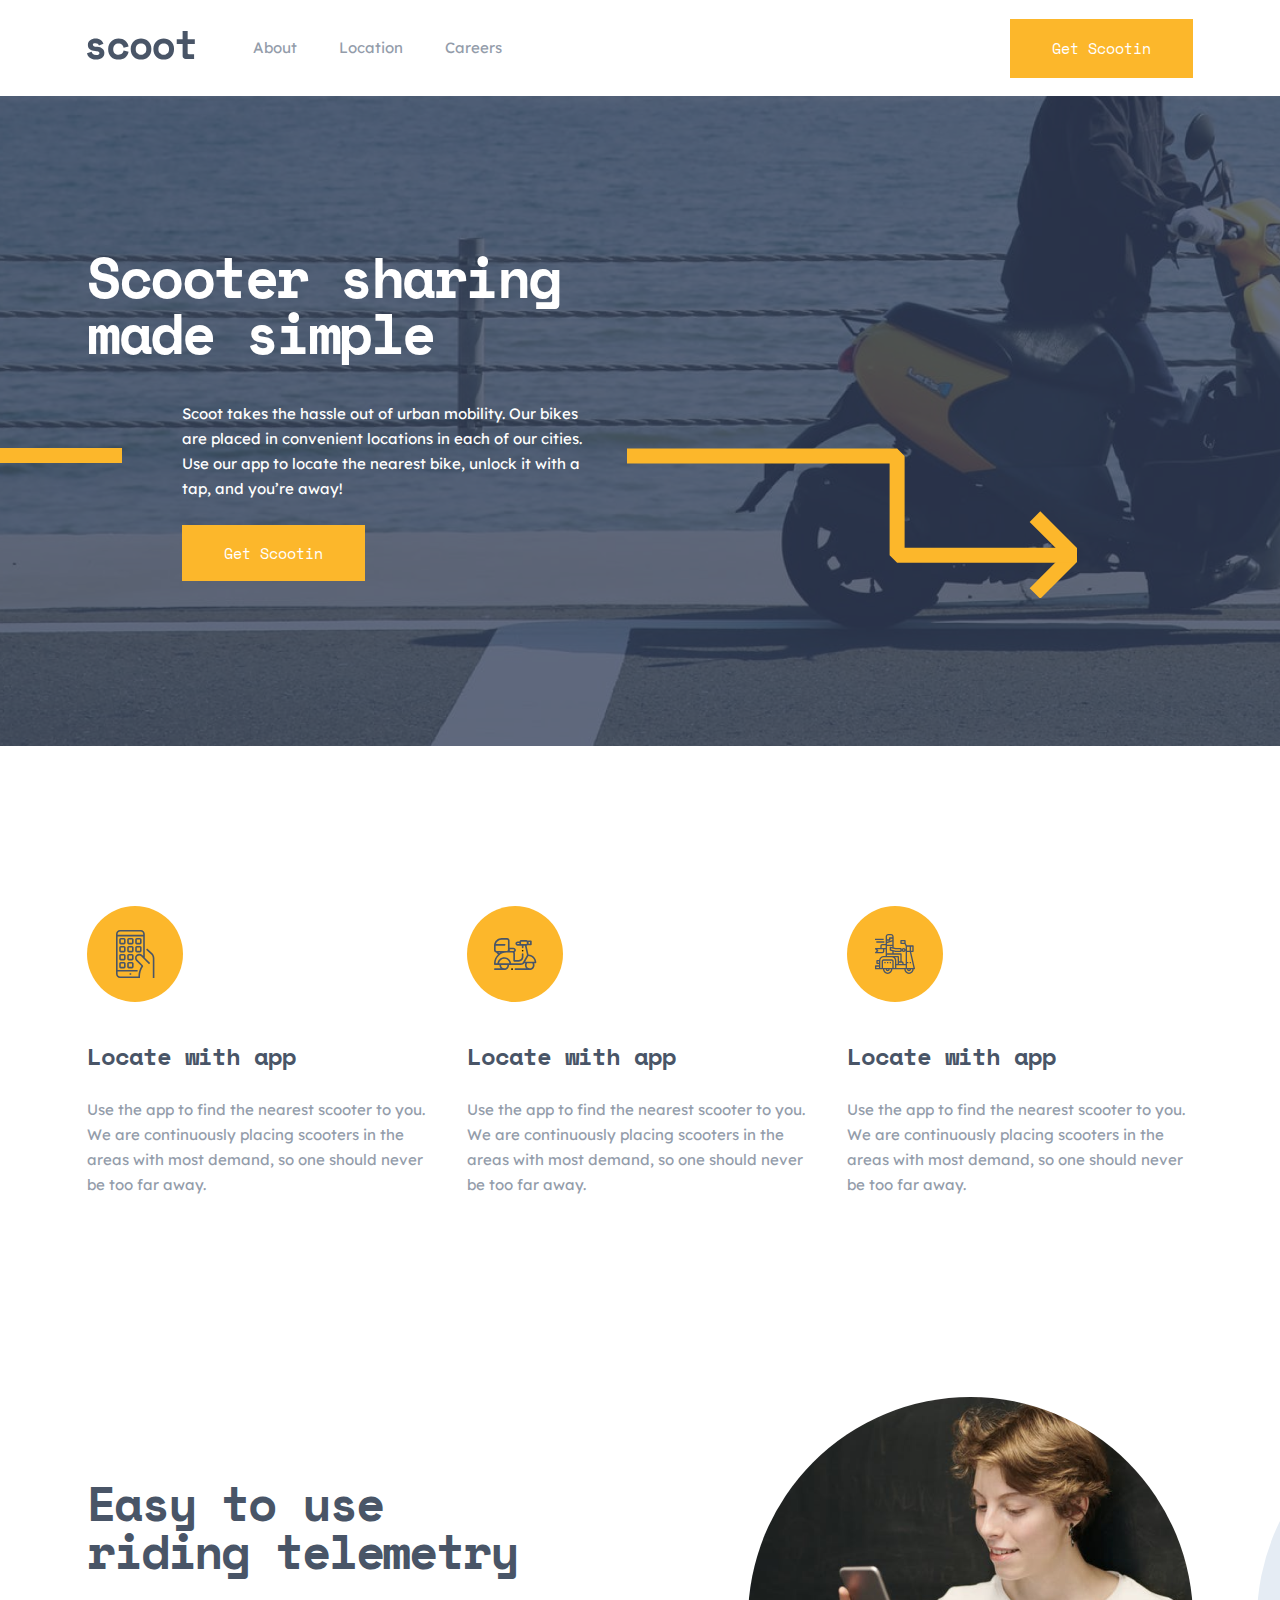
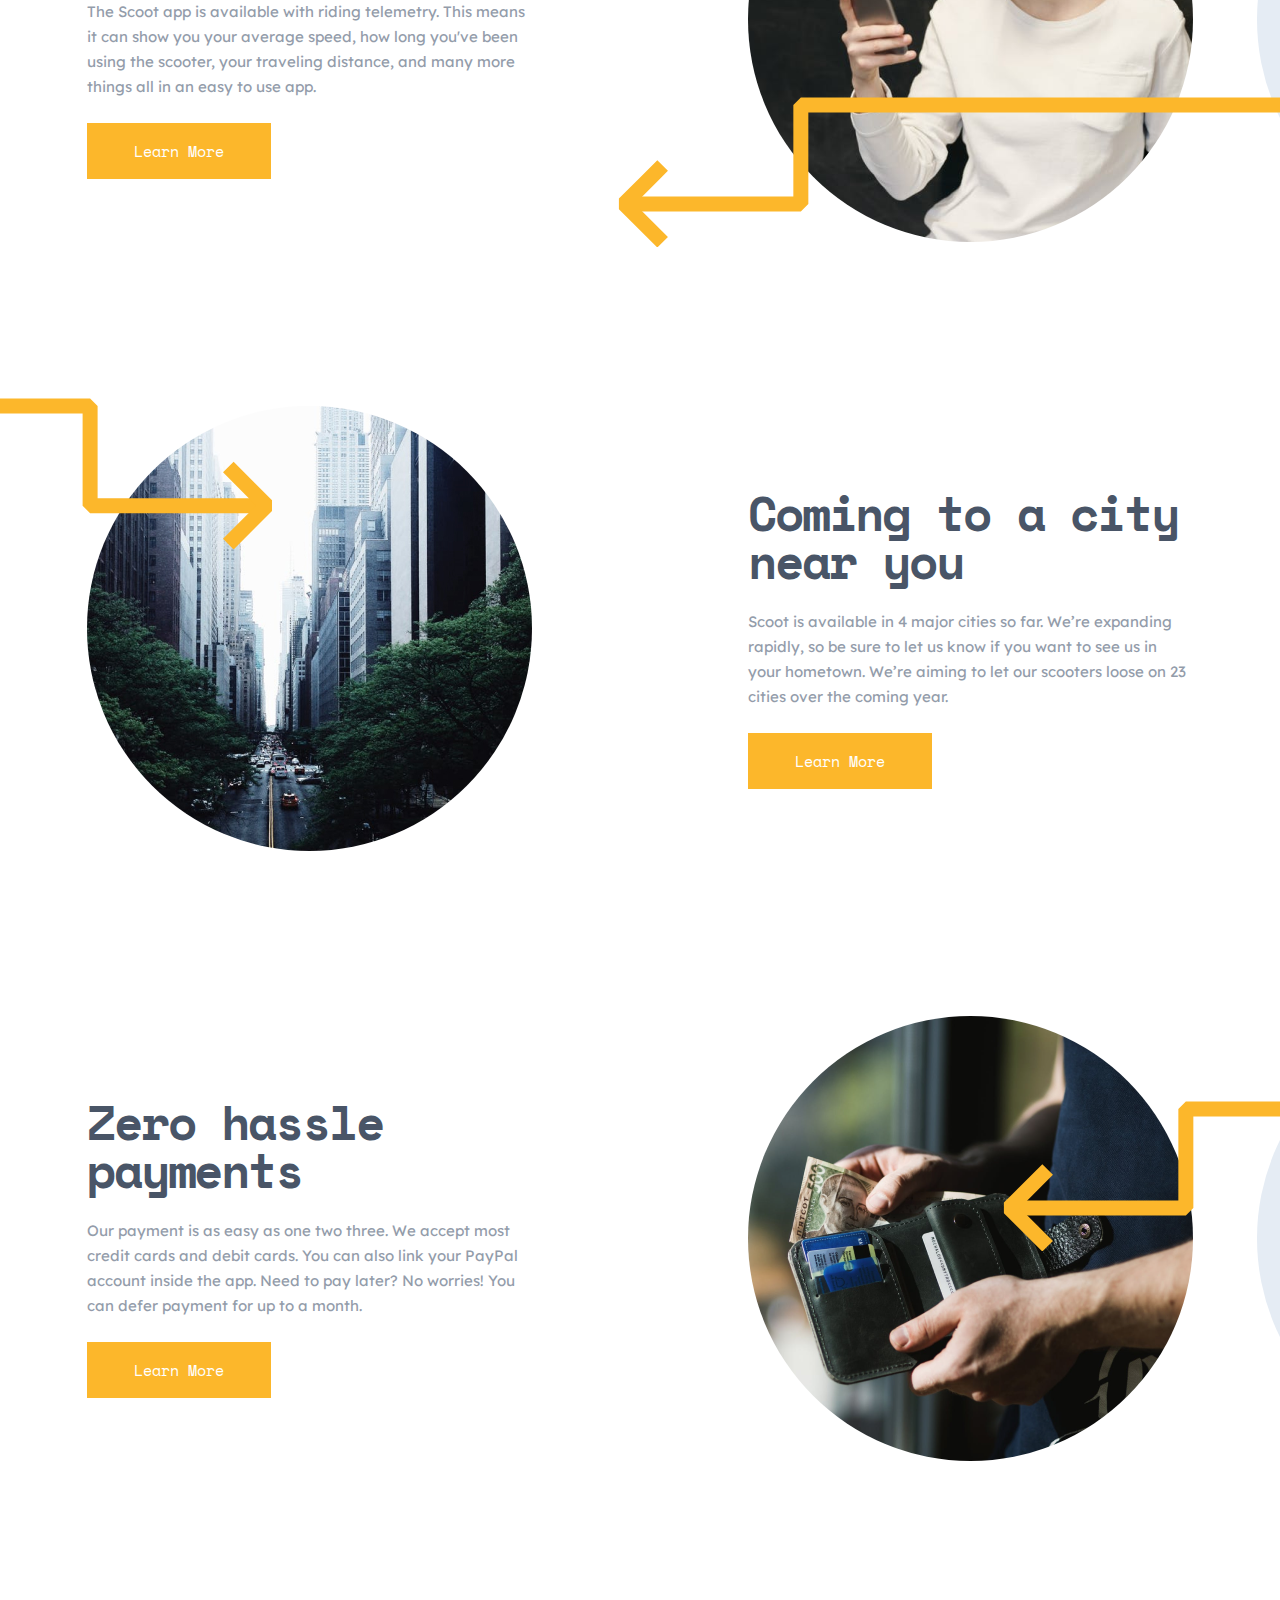
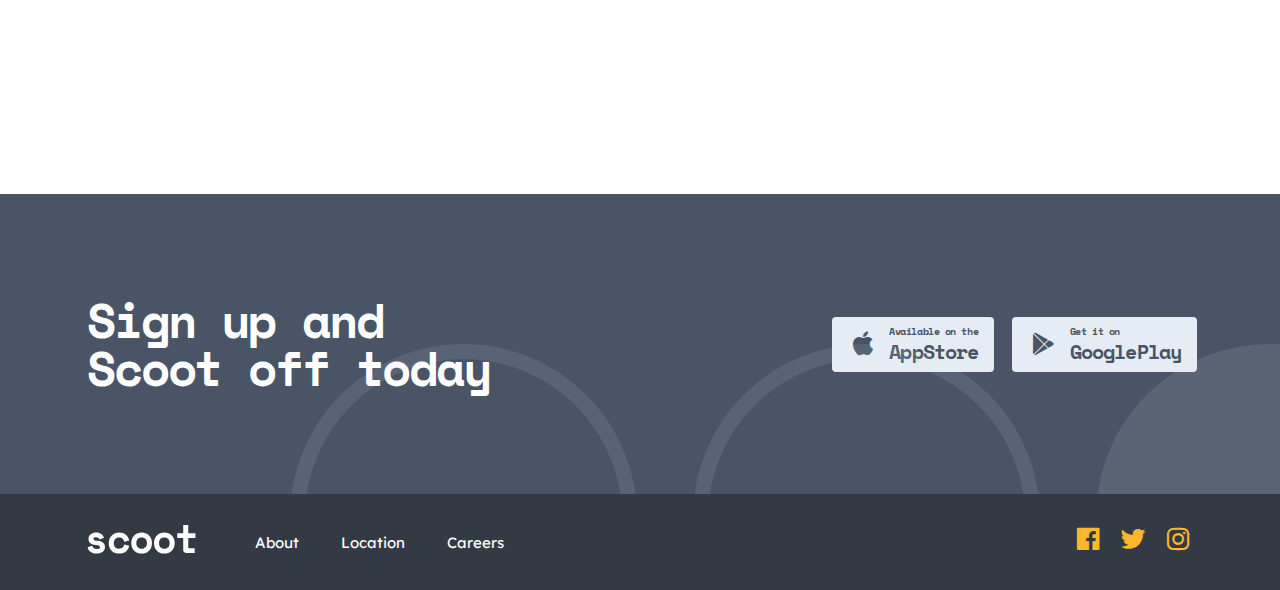
<file: index.html>
<!DOCTYPE html>
<html lang="en">
<head>
    <meta charset="UTF-8">
    <meta http-equiv="X-UA-Compatible" content="IE=edge">
    <meta name="viewport" content="width=device-width, initial-scale=1.0">
    <link rel="stylesheet" href="./css/stayle.min.css">
    <link href='https://unpkg.com/boxicons@2.1.4/css/boxicons.min.css' rel='stylesheet'>
    <title>Document</title>
</head>
<body>
    <!-- =======================================header Start========================== -->
    <header>
        <div class="container">
            <nav class="nav">
                
                <div class="nav__left">
                    <a href="/index.html" class="nav__left---link"><img src="./img/logo.svg" alt="logo" class="nav__left---link--logo"></a>
                    <ul class="nav__left---ul">
                       <li class="nav__left---ul--list"><a href="/About.html" class="nav__left---ul--list-link">About</a></li>
                       <li class="nav__left---ul--list"><a href="/Locations.html" class="nav__left---ul--list-link">Location</a></li>
                       <li class="nav__left---ul--list"><a href="/Careers.html" class="nav__left---ul--list-link">Careers</a></li>
                    </ul>
                </div>

                <a href="#" class="nav__GetScootin">Get Scootin</a>
            </nav>
        </div>
    </header>
    <!-- ========================================header End=========================================== -->



    <!-- ============================================main Start============================================= -->
    <main>


        <section class="intro">
            <div class="container">
                <div class="context">
                    <h1 class="context__title">Scooter sharing made simple</h1>
                    <p class="context__paragraph">Scoot takes the hassle out of urban mobility. Our bikes are placed in convenient locations in each of our cities. Use our app to locate the nearest bike, unlock it with a tap, and you’re away!</p>
                    <a href="#" class="context__getscootin">Get Scootin</a>
                </div>
            </div>
        </section>


        <section class="guide">
            <div class="container">
                <div class="guidecontent">
                    <div class="guidecontent__content">
                        <div class="guidecontent__content-contentimg">
                            <img src="/img/guide_img1.svg" alt="">
                        </div>
                        <h4 class="guidecontent__content-title">Locate with app</h4>
                        <p class="guidecontent__content-paragraph">Use the app to find the nearest scooter to you. We are continuously placing scooters in the areas with most demand, so one should never be too far away. </p>
                    </div>

                    <div class="guidecontent__content">
                        <div class="guidecontent__content-contentimg">
                            <img src="/img/guide_img2.svg" alt="">
                        </div>
                        <h4 class="guidecontent__content-title">Locate with app</h4>
                        <p class="guidecontent__content-paragraph">Use the app to find the nearest scooter to you. We are continuously placing scooters in the areas with most demand, so one should never be too far away. </p>
                    </div>

                    <div class="guidecontent__content">
                        <div class="guidecontent__content-contentimg">
                            <img src="/img/guide_img3.svg" alt="">
                        </div>
                        <h4 class="guidecontent__content-title">Locate with app</h4>
                        <p class="guidecontent__content-paragraph">Use the app to find the nearest scooter to you. We are continuously placing scooters in the areas with most demand, so one should never be too far away. </p>
                    </div>
                </div>
            </div>
        </section>

        

        <section class="guideside">
            <div class="container">
                <div class="guideGrid">

                    <div class="guideGrid__content content1">
                        <h2 class="guideGrid__content-title">Easy to use riding telemetry</h2>
                        <p class="guideGrid__content-paragraph">The Scoot app is available with riding telemetry. This means it can show you your average speed, how long you've been using the scooter, your traveling distance, and many more things all in an easy to use app.</p>
                        <a href="" class="guideGrid__content-learnMore">Learn More</a>
                    </div>

                    <div class="guideGrid__boy">
                        <img src="/img/guidesideboy.webp" alt="" class="guideGrid__sideImg" srcset="/img/guideSideBoy.webp 1x, /img/guideSideBoy_2x.webp 2x">
                    </div>

                    <div class="guideGrid__city">
                        <img src="/img/guideSideCity.webp" alt="" class="guideGrid__sideImg">
                    </div>

                    <div class="guideGrid__content content2">
                        <h2 class="guideGrid__content-title">Coming to a city near you</h2>
                        <p class="guideGrid__content-paragraph">Scoot is available in 4 major cities so far. We’re expanding rapidly, so be sure to let us know if you want to see us in your hometown. We’re aiming to let our scooters loose on 23 cities over the coming year.</p>
                        <a href="" class="guideGrid__content-learnMore">Learn More</a>
                    </div>

                    <div class="guideGrid__content content3">
                        <h2 class="guideGrid__content-title">Zero hassle payments</h2>
                        <p class="guideGrid__content-paragraph">Our payment is as easy as one two three. We accept most credit cards and debit cards. You can also link your PayPal account inside the app. Need to pay later? No worries! You can defer payment for up to a month.</p>
                        <a href="" class="guideGrid__content-learnMore">Learn More</a>
                    </div>

                    <div class="guideGrid__cash">
                        <img src="/img/guideSideCash.webp" alt="" class="guideGrid__sideImg">
                    </div>

                </div>
            </div>
        </section>


        <section class="callToAction">
            <div class="container">
                <div class="callAction">
                    <h2 class="callAction__title">Sign up and Scoot off today</h2>
                    <div class="callAction__btns">
                        <a href="https://www.apple.com/app-store/" class="callAction__btns--btn">
                            <i class='bx bxl-apple callAction__btns--btn-icon icon'></i>
                            <h6 class="callAction__btns--btn-paragraph paragraph">Available on the</h6>
                            <h5 class="callAction__btns--btn-name names">AppStore</h5>
                        </a>

                        <a href="https://play.google.com/store/games" class="callAction__btns--btn">
                            <i class='bx bxl-play-store callAction__btns--btn-icon icon'></i>
                            <h6 class="callAction__btns--btn-paragraph paragraph">Get it on</h6>
                            <h5 class="callAction__btns--btn-name names">GooglePlay</h5>
                        </a>
                        
                    </div>

                
                </div>
            </div>
            <div class="callToAction__circle"></div>
            <div class="callToAction__circle"></div>
            <div class="callToAction__circle"></div>
        </section>
    </main>

    <footer>
        <div class="container">
            <div class="footer">
                <div class="footer__left">
                    <a href="/index.html"><img src="./img/logoWhite.svg" alt="logo" class="header__logo"></a>
                    <ul class="footer__left---ul">
                        <li class="footer__left---ul--list"><a href="./About.html" class="footer__left---ul--list-link">About</a></li>
                        <li class="footer__left---ul--list"><a href="/Locations.html" class="footer__left---ul--list-link">Location</a></li>
                        <li class="footer__left---ul--list"><a href="/Careers.html" class="footer__left---ul--list-link">Careers</a></li>
                    </ul>
                </div>

                <div class="footer__icons">
                    <a href="https://www.facebook.com/" class="footer__icons--iconLink"><i class='bx bxl-facebook-square'></i></a>
                    <a href="https://twitter.com/" class="footer__icons--iconLink"><i class='bx bxl-twitter'  ></i></a>
                    <a href="https://www.instagram.com/" class="footer__icons--iconLink"><i class='bx bxl-instagram'  ></i></a>
                </div>
            </div>
        </div>
    </footer>
</body>
</html>
</file>
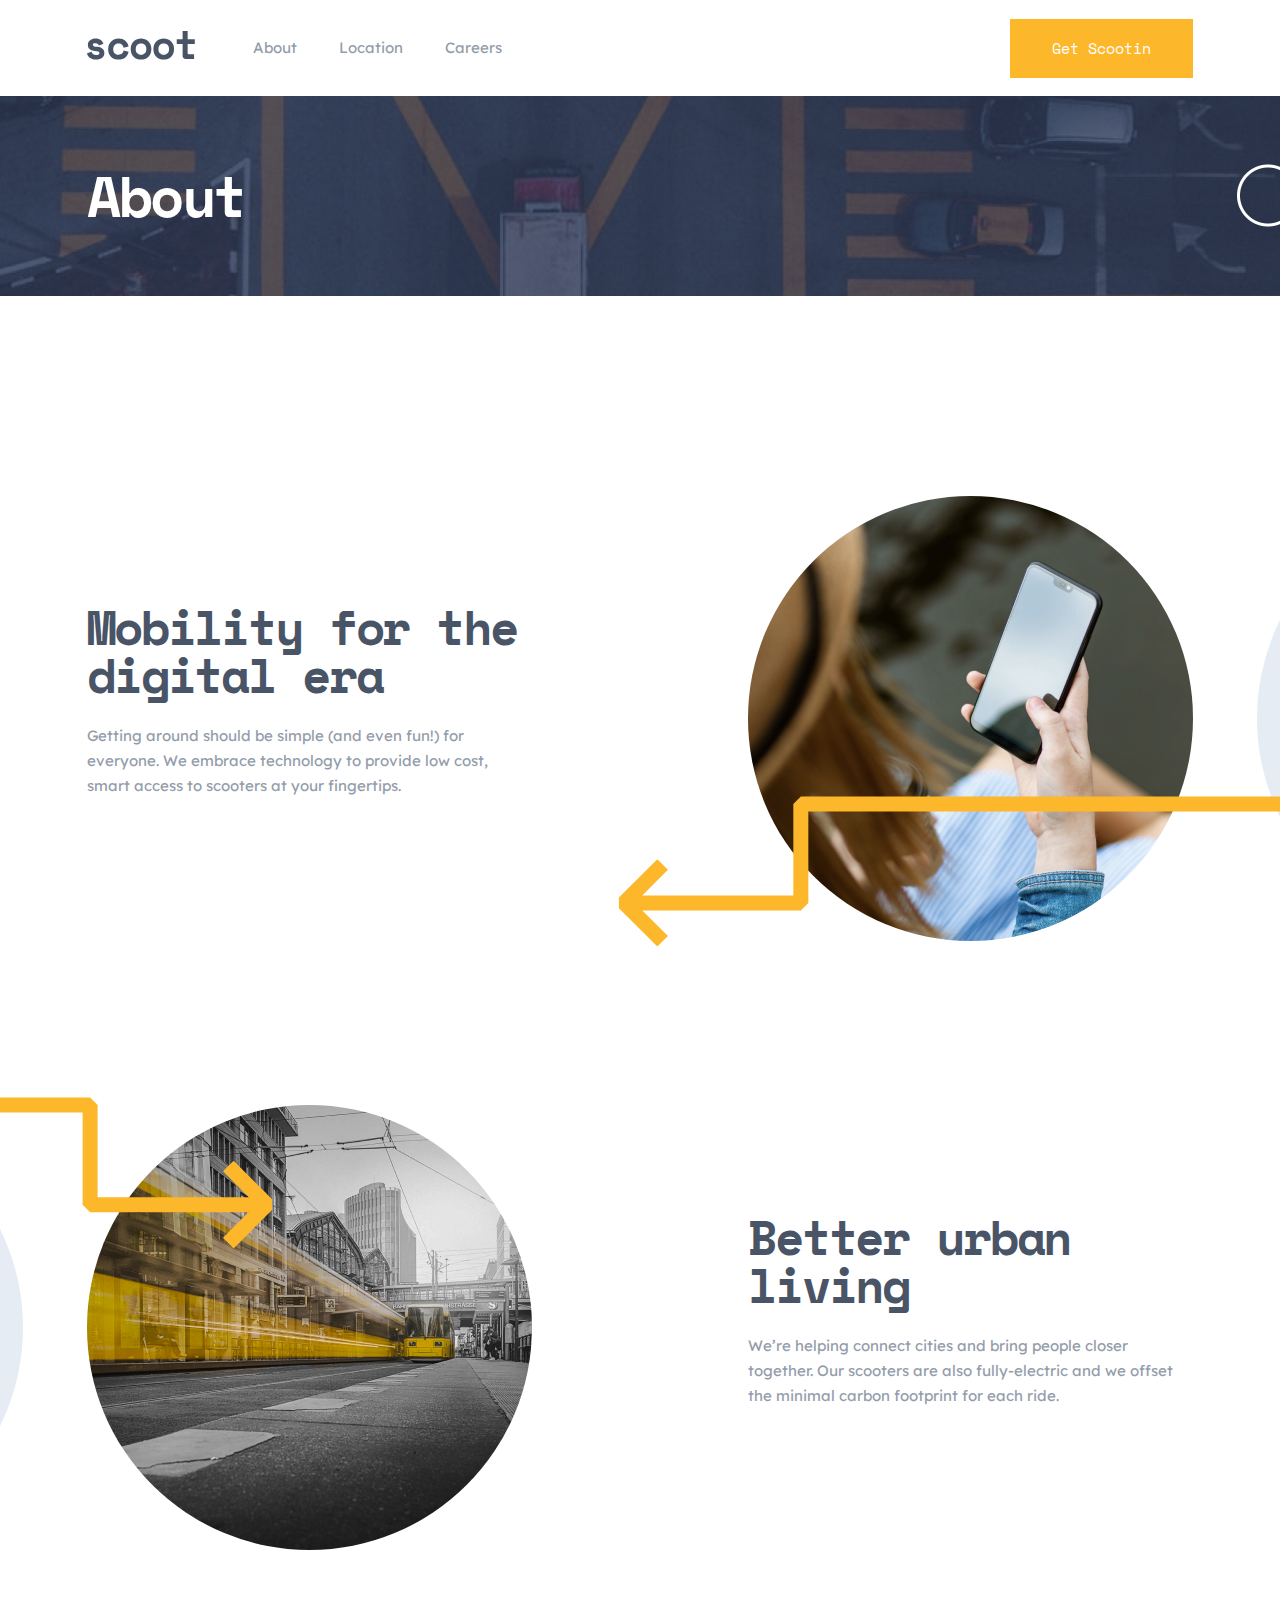
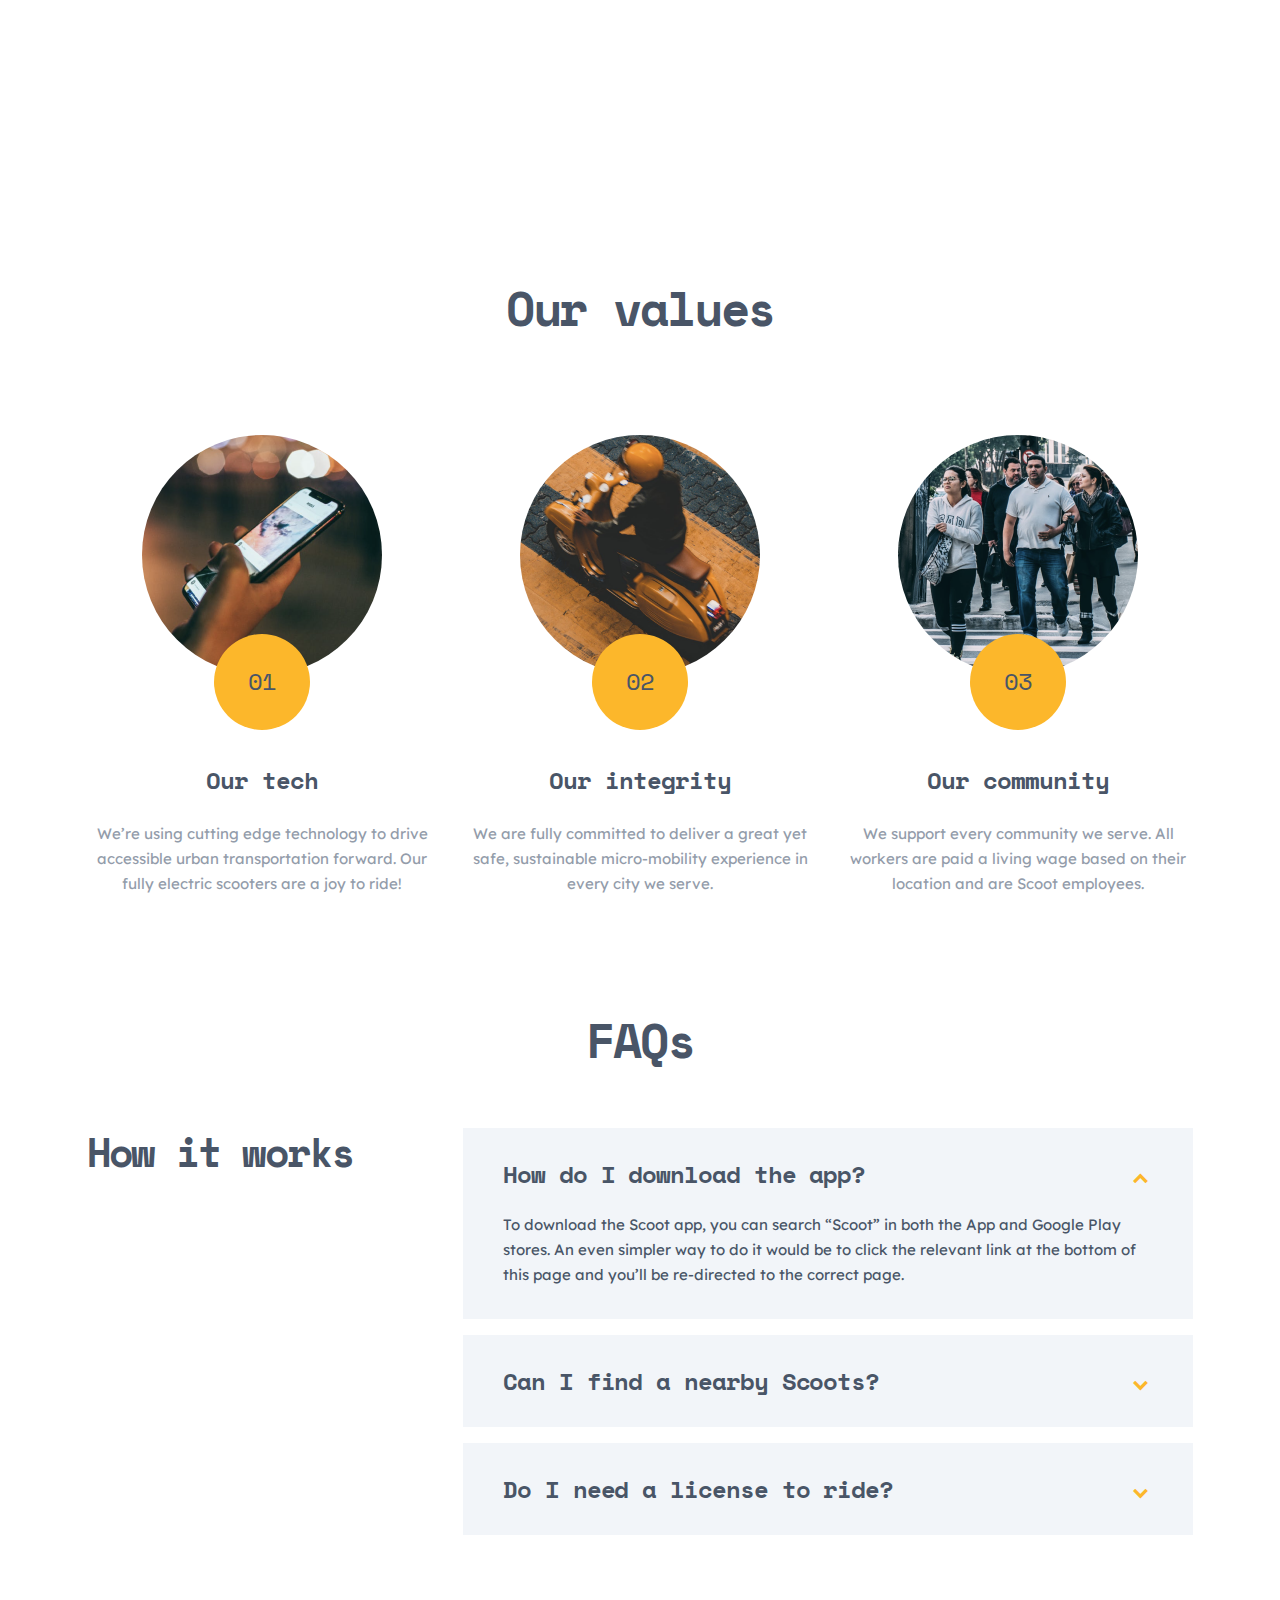
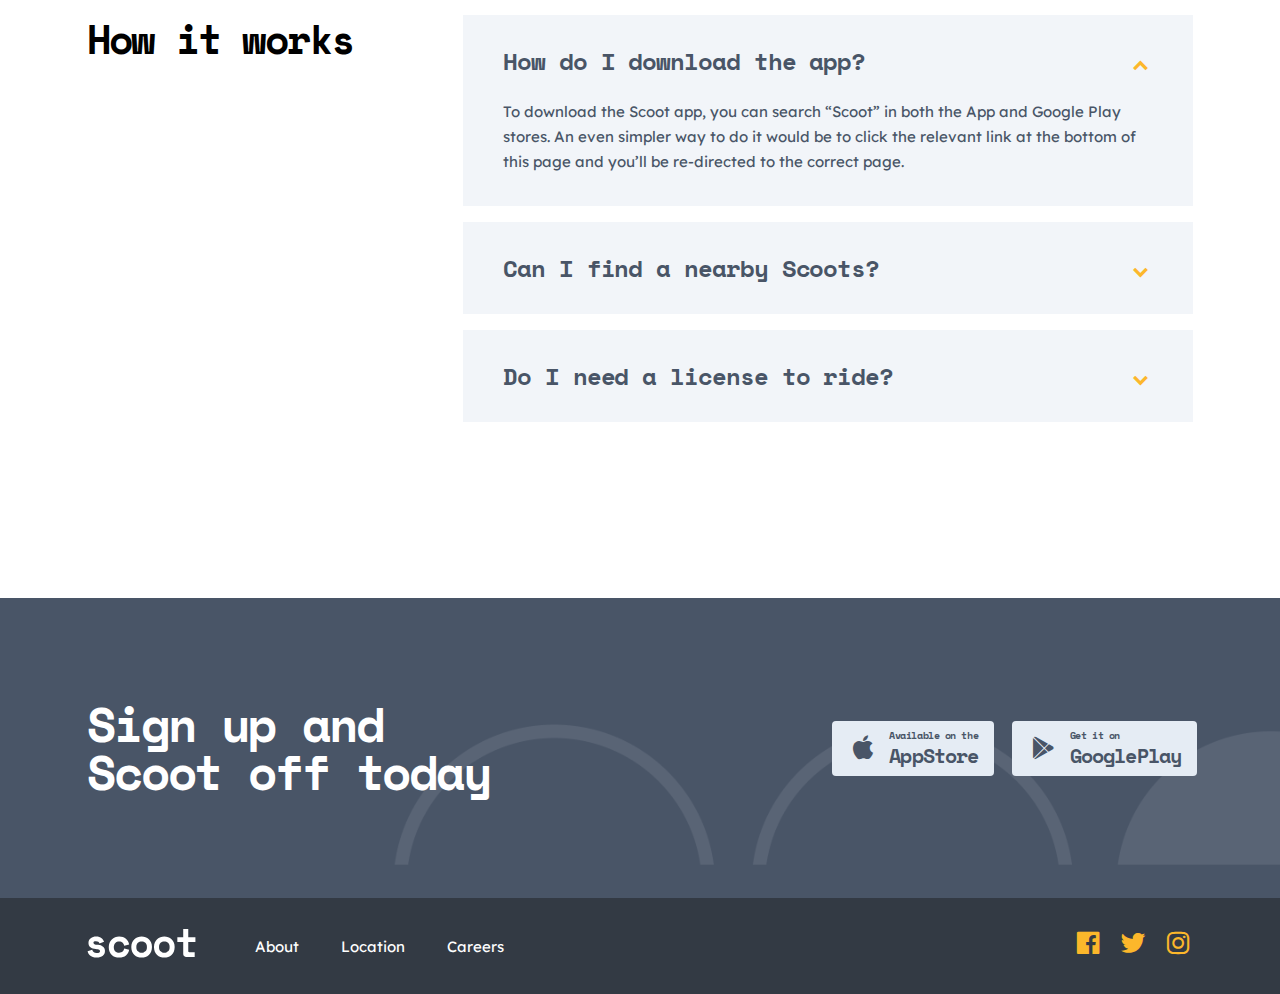
<file: About.html>
<!DOCTYPE html>
<html lang="en">
<head>
    <meta charset="UTF-8">
    <meta http-equiv="X-UA-Compatible" content="IE=edge">
    <meta name="viewport" content="width=device-width, initial-scale=1.0">
    <link rel="stylesheet" href="./css/about.min.css">
    <link href='https://unpkg.com/boxicons@2.1.4/css/boxicons.min.css' rel='stylesheet'>
    <title>Document</title>
</head>
<body>
    <!-- =======================================header Start========================== -->
    <header>
        <div class="container">
            <nav class="nav">
                
                <div class="nav__left">
                    <a href="/index.html"><img src="./img/logo.svg" alt="logo" class="nav__left---logo"></a>
                    <ul class="nav__left---ul">
                       <li class="nav__left---ul--list"><a href="/About.html" class="nav__left---ul--list-link">About</a></li>
                       <li class="nav__left---ul--list"><a href="/Locations.html" class="nav__left---ul--list-link">Location</a></li>
                       <li class="nav__left---ul--list"><a href="/Careers.html" class="nav__left---ul--list-link">Careers</a></li>
                    </ul>
                </div>

                <a href="#" class="nav__GetScootin">Get Scootin</a>
            </nav>
        </div>
    </header>
    <!-- ========================================header End=========================================== -->



    <!-- ============================================main Start============================================= -->
    <main>


        <section class="intro">
            <div class="container">
                <div class="context">
                    <h1 class="context__title">About</h1>
                </div>
            </div>
        </section>


            

        <section class="guideSide">
            <div class="container">
                <div class="guideGrid">

                    <div class="guideGrid__content content1">
                        <h2 class="guideGrid__content-title">Mobility for the digital era</h2>
                        <p class="guideGrid__content-paragraph">Getting around should be simple (and even fun!) for everyone. We embrace technology to provide low cost, smart access to scooters at your fingertips.</p>
                    </div>

                    <div class="guideGrid__boy">
                        <img src="/img/guideSide_phone.webp" alt="" class="guideGrid__sideImg">
                    </div>

                    <div class="guideGrid__city">
                        <img src="/img/guideSide_road.webp" alt="" class="guideGrid__sideImg">
                    </div>

                    <div class="guideGrid__content content2">
                        <h2 class="guideGrid__content-title">Better urban living</h2>
                        <p class="guideGrid__content-paragraph">We’re helping connect cities and bring people closer together. Our scooters are also fully-electric and we offset the minimal carbon footprint for each ride.</p>
                    </div>

                </div>
            </div>
        </section>



        <section class="ourValues">
            <div class="container">

                <h2 class="title">Our values</h2>
                <div class="values">

                    <div class="values__value">
                        <img src="/img/value_img1.png" alt="" class="values__value-valueImg">
                        <div class="values__value-count">01</div>
                        <h4 class="values__value-title">Our tech</h4>
                        <p class="values__value-paragraph">We’re using cutting edge technology to drive accessible urban transportation forward. Our fully electric scooters are a joy to ride!</p>
                    </div>

                    <div class="values__value">
                        <img src="/img/values_img2.png" alt="" class="values__value-valueImg">
                        <div class="values__value-count">02</div>
                        <h4 class="values__value-title">Our integrity</h4>
                        <p class="values__value-paragraph">We are fully committed to deliver a great yet safe, sustainable micro-mobility experience in every city we serve.</p>
                    </div>

                    <div class="values__value">
                        <img src="/img/values_img3.png" alt="" class="values__value-valueImg">
                        <div class="values__value-count">03</div>
                        <h4 class="values__value-title">Our community</h4>
                        <p class="values__value-paragraph">We support every community we serve. All workers are paid a living wage based on their location and are Scoot employees.</p>
                    </div>
                    
                </div>
            </div>
        </section>


        <section class="faqs">
            <div class="container">
                <h2 class="titleFaqs">FAQs</h2>
                <div class="gridBox">
                    <h3 class="gridBox__title">How it works</h3>

                    <div class="gridBox__boxs">
                        <div class="gridBox__boxs--box">
                            <h4 class="gridBox__boxs--box-questions">How do I download the app?</h4>
                            <p class="gridBox__boxs--box-paragraph">To download the Scoot app, you can search “Scoot” in both the App and Google Play stores. An even simpler way to do it would be to click the relevant link at the bottom of this page and you’ll be re-directed to the correct page.</p>
                            <i class='bx bxs-chevron-down gridBox__boxs--box-icon iconDeg'></i>
                        </div>
                        <div class="gridBox__boxs--box">
                            <h4 class="gridBox__boxs--box-questions">Can I find a nearby Scoots?</h4>
                            <i class='bx bxs-chevron-down gridBox__boxs--box-icon'></i>
                        </div>
                        <div class="gridBox__boxs--box">
                            <h4 class="gridBox__boxs--box-questions">Do I need a license to ride?</h4>
                            <i class='bx bxs-chevron-down gridBox__boxs--box-icon'></i>
                        </div>
                    </div>

                    <h3 class="gridBox__title">How it works</h3>

                    <div class="gridBox__boxs">
                        <div class="gridBox__boxs--box">
                            <h4 class="gridBox__boxs--box-questions">How do I download the app?</h4>
                            <p class="gridBox__boxs--box-paragraph">To download the Scoot app, you can search “Scoot” in both the App and Google Play stores. An even simpler way to do it would be to click the relevant link at the bottom of this page and you’ll be re-directed to the correct page.</p>
                            <i class='bx bxs-chevron-down gridBox__boxs--box-icon iconDeg'></i>
                        </div>
                        <div class="gridBox__boxs--box">
                            <h4 class="gridBox__boxs--box-questions">Can I find a nearby Scoots?</h4>
                            <i class='bx bxs-chevron-down gridBox__boxs--box-icon'></i>
                        </div>
                        <div class="gridBox__boxs--box">
                            <h4 class="gridBox__boxs--box-questions">Do I need a license to ride?</h4>
                            <i class='bx bxs-chevron-down gridBox__boxs--box-icon'></i>
                        </div>
                    </div>
                </div>
            </div>
        </section>


        <section class="callToAction">
            <div class="container">
                <div class="callAction">
                    <h2 class="callAction__title">Sign up and Scoot off today</h2>
                    <div class="callAction__btns">
                        <a href="https://www.apple.com/app-store/" class="callAction__btns--btn">
                            <i class='bx bxl-apple callAction__btns--btn-icon icon'></i>
                            <h6 class="callAction__btns--btn-paragraph paragraph">Available on the</h6>
                            <h5 class="callAction__btns--btn-name names">AppStore</h5>
                        </a>

                        <a href="https://play.google.com/store/games" class="callAction__btns--btn">
                            <i class='bx bxl-play-store callAction__btns--btn-icon icon'></i>
                            <h6 class="callAction__btns--btn-paragraph paragraph">Get it on</h6>
                            <h5 class="callAction__btns--btn-name names">GooglePlay</h5>
                        </a>
                        
                    </div>

                
                </div>
            </div>
        </section>
    </main>

    <footer>
        <div class="container">
            <div class="footer">
                <div class="footer__left">
                    <a href="/index.html"><img src="./img/logoWhite.svg" alt="logo" class="header__logo"></a>
                    <ul class="footer__left---ul">
                        <li class="footer__left---ul--list"><a href="./About.html" class="footer__left---ul--list-link">About</a></li>
                        <li class="footer__left---ul--list"><a href="/Locations.html" class="footer__left---ul--list-link">Location</a></li>
                        <li class="footer__left---ul--list"><a href="/Careers.html" class="footer__left---ul--list-link">Careers</a></li>
                    </ul>
                </div>

                <div class="footer__icons">
                    <a href="https://www.facebook.com/" class="footer__icons--iconLink"><i class='bx bxl-facebook-square'></i></a>
                    <a href="https://twitter.com/" class="footer__icons--iconLink"><i class='bx bxl-twitter'  ></i></a>
                    <a href="https://www.instagram.com/" class="footer__icons--iconLink"><i class='bx bxl-instagram'  ></i></a>
                </div>
            </div>
        </div>
    </footer>
</body>
</html>
</file>
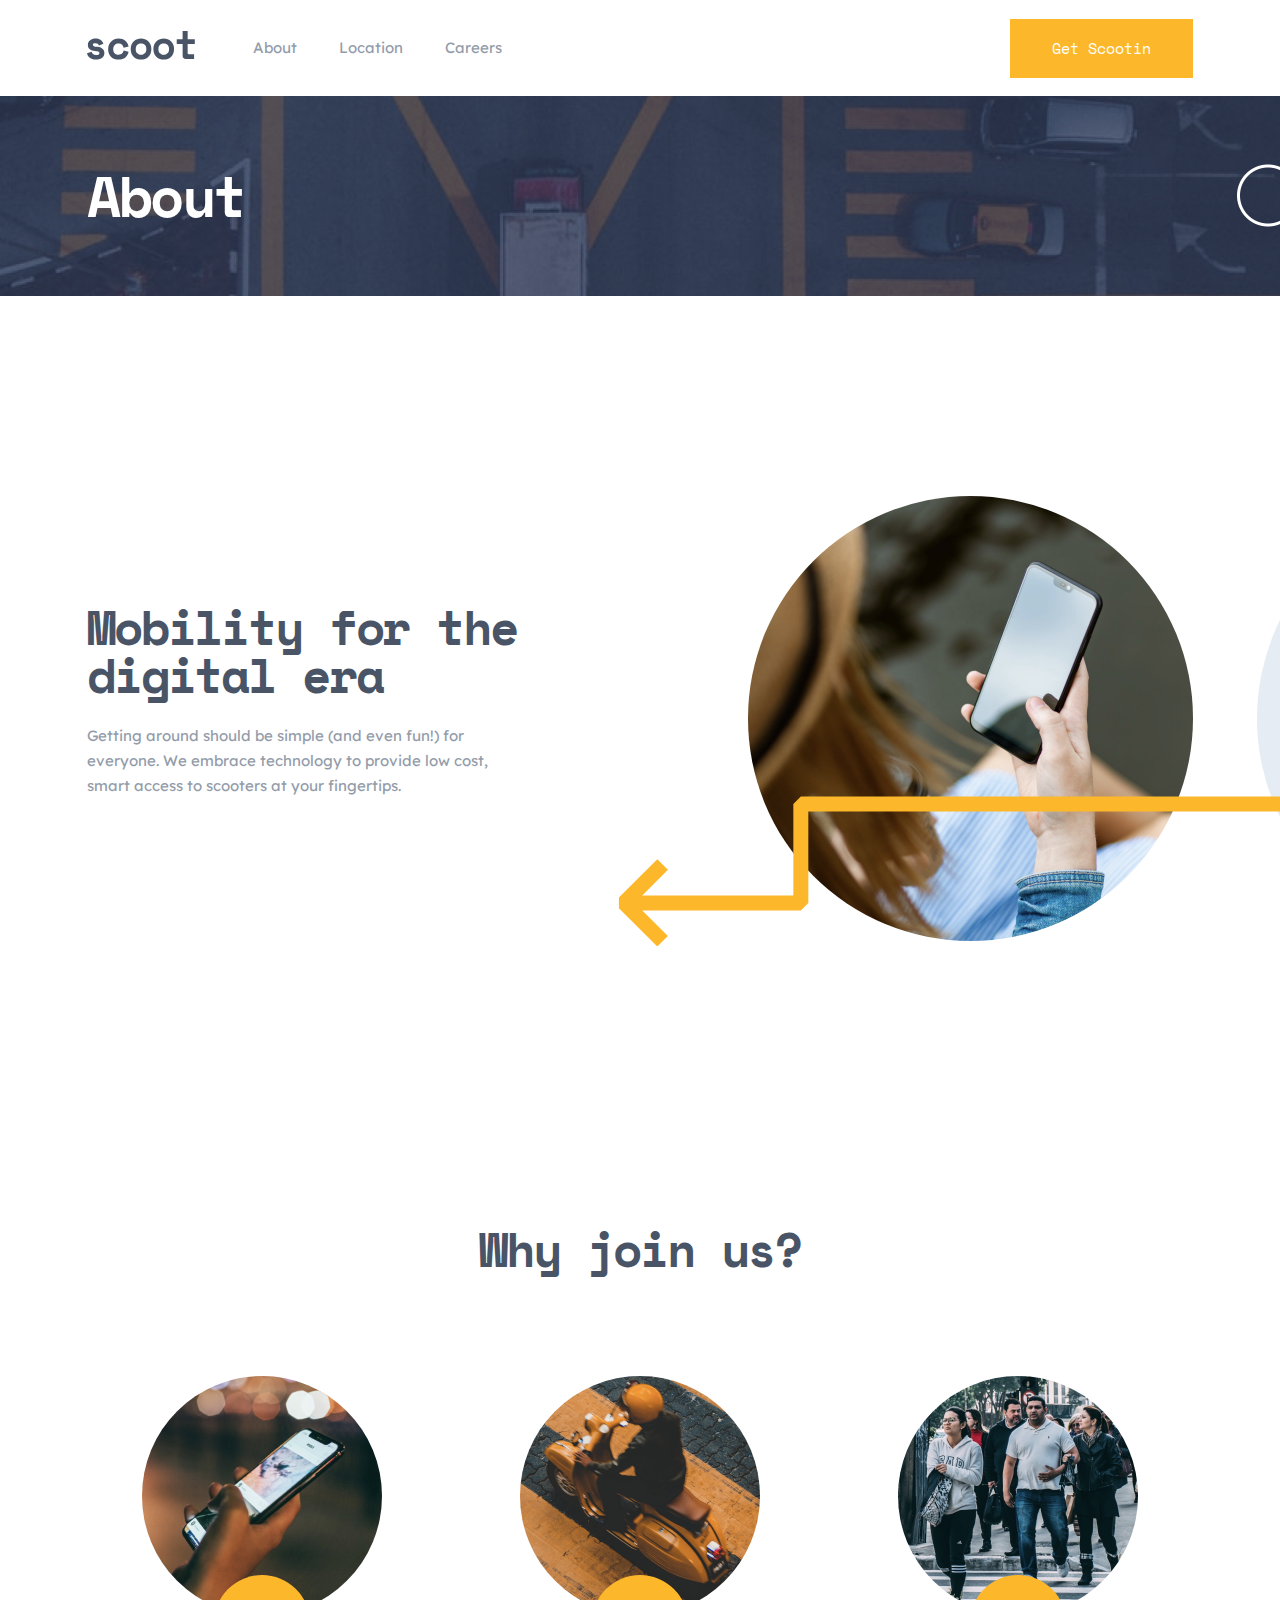
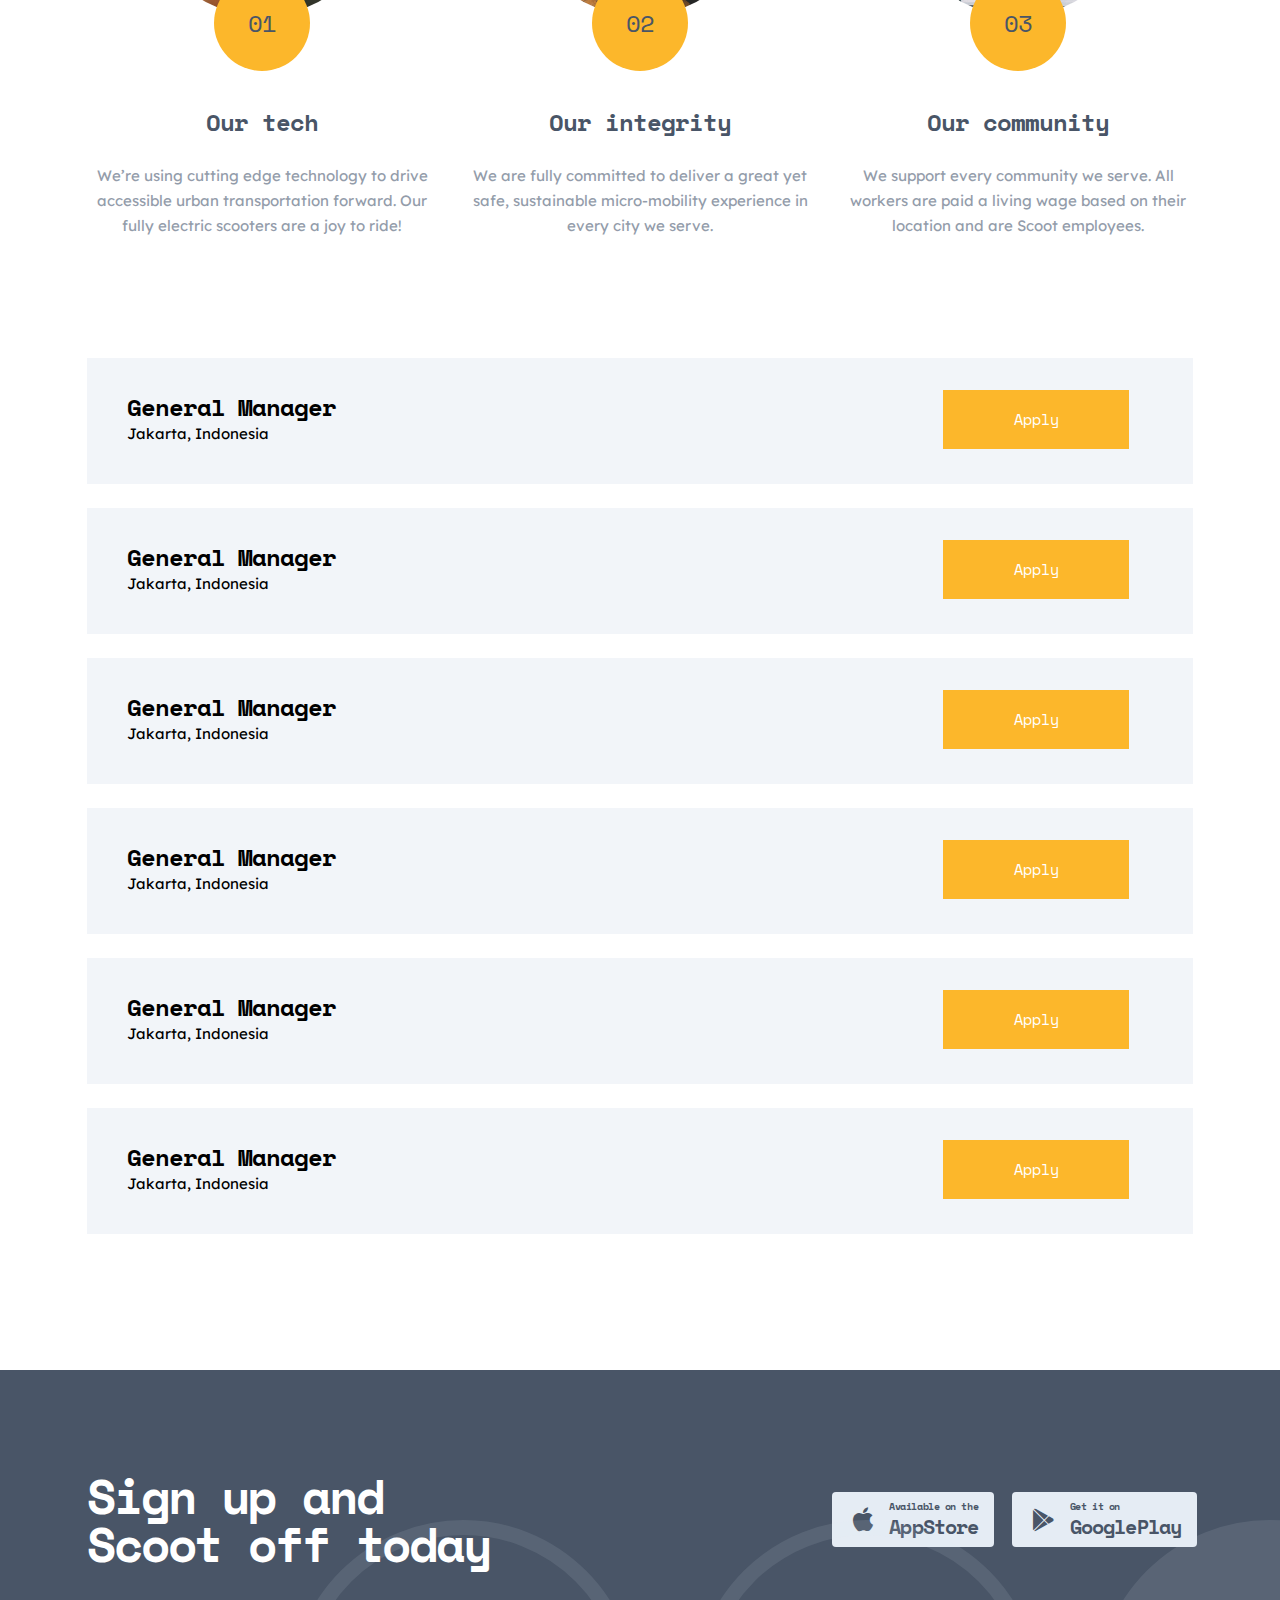
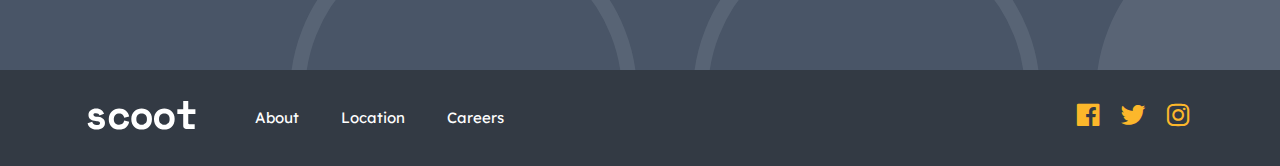
<file: Careers.html>
<!DOCTYPE html>
<html lang="en">
<head>
    <meta charset="UTF-8">
    <meta http-equiv="X-UA-Compatible" content="IE=edge">
    <meta name="viewport" content="width=device-width, initial-scale=1.0">
    <link rel="stylesheet" href="./css/careers.min.css">
    <link href='https://unpkg.com/boxicons@2.1.4/css/boxicons.min.css' rel='stylesheet'>
    <title>Document</title>
</head>
<body>
    <!-- =======================================header Start========================== -->
    <header>
        <div class="container">
            <nav class="nav">
                
                <div class="nav__left">
                    <a href="/index.html"><img src="./img/logo.svg" alt="logo" class="nav__left---logo"></a>
                    <ul class="nav__left---ul">
                       <li class="nav__left---ul--list"><a href="/About.html" class="nav__left---ul--list-link">About</a></li>
                       <li class="nav__left---ul--list"><a href="/Locations.html" class="nav__left---ul--list-link">Location</a></li>
                       <li class="nav__left---ul--list"><a href="/Careers.html" class="nav__left---ul--list-link">Careers</a></li>
                    </ul>
                </div>

                <a href="#" class="nav__GetScootin">Get Scootin</a>
            </nav>
        </div>
    </header>
    <!-- ========================================header End=========================================== -->



    <!-- ============================================main Start============================================= -->
    <main>


        <section class="intro">
            <div class="container">
                <div class="context">
                    <h1 class="context__title">About</h1>
                </div>
            </div>
        </section>


            

        <section class="guideSide">
            <div class="container">
                <div class="guideGrid">

                    <div class="guideGrid__content content1">
                        <h2 class="guideGrid__content-title">Mobility for the digital era</h2>
                        <p class="guideGrid__content-paragraph">Getting around should be simple (and even fun!) for everyone. We embrace technology to provide low cost, smart access to scooters at your fingertips.</p>
                    </div>

                    <div class="guideGrid__boy">
                        <img src="/img/guideSide_phone.webp" alt="" class="guideGrid__sideImg">
                    </div>

                </div>
            </div>
        </section>



        <section class="ourValues">
            <div class="container">

                <h2 class="title">Why join us?</h2>
                <div class="values">

                    <div class="values__value">
                        <img src="/img/value_img1.png" alt="" class="values__value-valueImg">
                        <div class="values__value-count">01</div>
                        <h4 class="values__value-title">Our tech</h4>
                        <p class="values__value-paragraph">We’re using cutting edge technology to drive accessible urban transportation forward. Our fully electric scooters are a joy to ride!</p>
                    </div>

                    <div class="values__value">
                        <img src="/img/values_img2.png" alt="" class="values__value-valueImg">
                        <div class="values__value-count">02</div>
                        <h4 class="values__value-title">Our integrity</h4>
                        <p class="values__value-paragraph">We are fully committed to deliver a great yet safe, sustainable micro-mobility experience in every city we serve.</p>
                    </div>

                    <div class="values__value">
                        <img src="/img/values_img3.png" alt="" class="values__value-valueImg">
                        <div class="values__value-count">03</div>
                        <h4 class="values__value-title">Our community</h4>
                        <p class="values__value-paragraph">We support every community we serve. All workers are paid a living wage based on their location and are Scoot employees.</p>
                    </div>
                    
                </div>

                <div class="apply">
                    <div class="apply__applyBox">
                        <div class="apply__applyBox--context">
                            <h4 class="apply__applyBox--context-title">General Manager</h4>
                            <p class="apply__applyBox--context-paragraph">Jakarta, Indonesia</p>
                        </div>
                        <button class="apply__applyBox-btn">Apply</button>
                    </div>

                    <div class="apply__applyBox">
                        <div class="apply__applyBox--context">
                            <h4 class="apply__applyBox--context-title">General Manager</h4>
                            <p class="apply__applyBox--context-paragraph">Jakarta, Indonesia</p>
                        </div>
                        <button class="apply__applyBox-btn">Apply</button>
                    </div>

                    <div class="apply__applyBox">
                        <div class="apply__applyBox--context">
                            <h4 class="apply__applyBox--context-title">General Manager</h4>
                            <p class="apply__applyBox--context-paragraph">Jakarta, Indonesia</p>
                        </div>
                        <button class="apply__applyBox-btn">Apply</button>
                    </div>

                    <div class="apply__applyBox">
                        <div class="apply__applyBox--context">
                            <h4 class="apply__applyBox--context-title">General Manager</h4>
                            <p class="apply__applyBox--context-paragraph">Jakarta, Indonesia</p>
                        </div>
                        <button class="apply__applyBox-btn">Apply</button>
                    </div>

                    <div class="apply__applyBox">
                        <div class="apply__applyBox--context">
                            <h4 class="apply__applyBox--context-title">General Manager</h4>
                            <p class="apply__applyBox--context-paragraph">Jakarta, Indonesia</p>
                        </div>
                        <button class="apply__applyBox-btn">Apply</button>
                    </div>

                    <div class="apply__applyBox">
                        <div class="apply__applyBox--context">
                            <h4 class="apply__applyBox--context-title">General Manager</h4>
                            <p class="apply__applyBox--context-paragraph">Jakarta, Indonesia</p>
                        </div>
                        <button class="apply__applyBox-btn">Apply</button>
                    </div>
                </div>
            </div>
        </section>


        <section class="callToAction">
            <div class="container">
                <div class="callAction">
                    <h2 class="callAction__title">Sign up and Scoot off today</h2>
                    <div class="callAction__btns">
                        <a href="https://www.apple.com/app-store/" class="callAction__btns--btn">
                            <i class='bx bxl-apple callAction__btns--btn-icon icon'></i>
                            <h6 class="callAction__btns--btn-paragraph paragraph">Available on the</h6>
                            <h5 class="callAction__btns--btn-name names">AppStore</h5>
                        </a>

                        <a href="https://play.google.com/store/games" class="callAction__btns--btn">
                            <i class='bx bxl-play-store callAction__btns--btn-icon icon'></i>
                            <h6 class="callAction__btns--btn-paragraph paragraph">Get it on</h6>
                            <h5 class="callAction__btns--btn-name names">GooglePlay</h5>
                        </a>
                        
                    </div>

                
                </div>
            </div>
            <div class="callToAction__circle"></div>
            <div class="callToAction__circle"></div>
            <div class="callToAction__circle"></div>
        </section>
    </main>

    <footer>
        <div class="container">
            <div class="footer">
                <div class="footer__left">
                    <a href="/index.html"><img src="./img/logoWhite.svg" alt="logo" class="header__logo"></a>
                    <ul class="footer__left---ul">
                        <li class="footer__left---ul--list"><a href="./About.html" class="footer__left---ul--list-link">About</a></li>
                        <li class="footer__left---ul--list"><a href="/Locations.html" class="footer__left---ul--list-link">Location</a></li>
                        <li class="footer__left---ul--list"><a href="/Careers.html" class="footer__left---ul--list-link">Careers</a></li>
                    </ul>
                </div>

                <div class="footer__icons">
                    <a href="https://www.facebook.com/" class="footer__icons--iconLink"><i class='bx bxl-facebook-square'></i></a>
                    <a href="https://twitter.com/" class="footer__icons--iconLink"><i class='bx bxl-twitter'  ></i></a>
                    <a href="https://www.instagram.com/" class="footer__icons--iconLink"><i class='bx bxl-instagram'  ></i></a>
                </div>
            </div>
        </div>
    </footer>
</body>
</html>
</file>
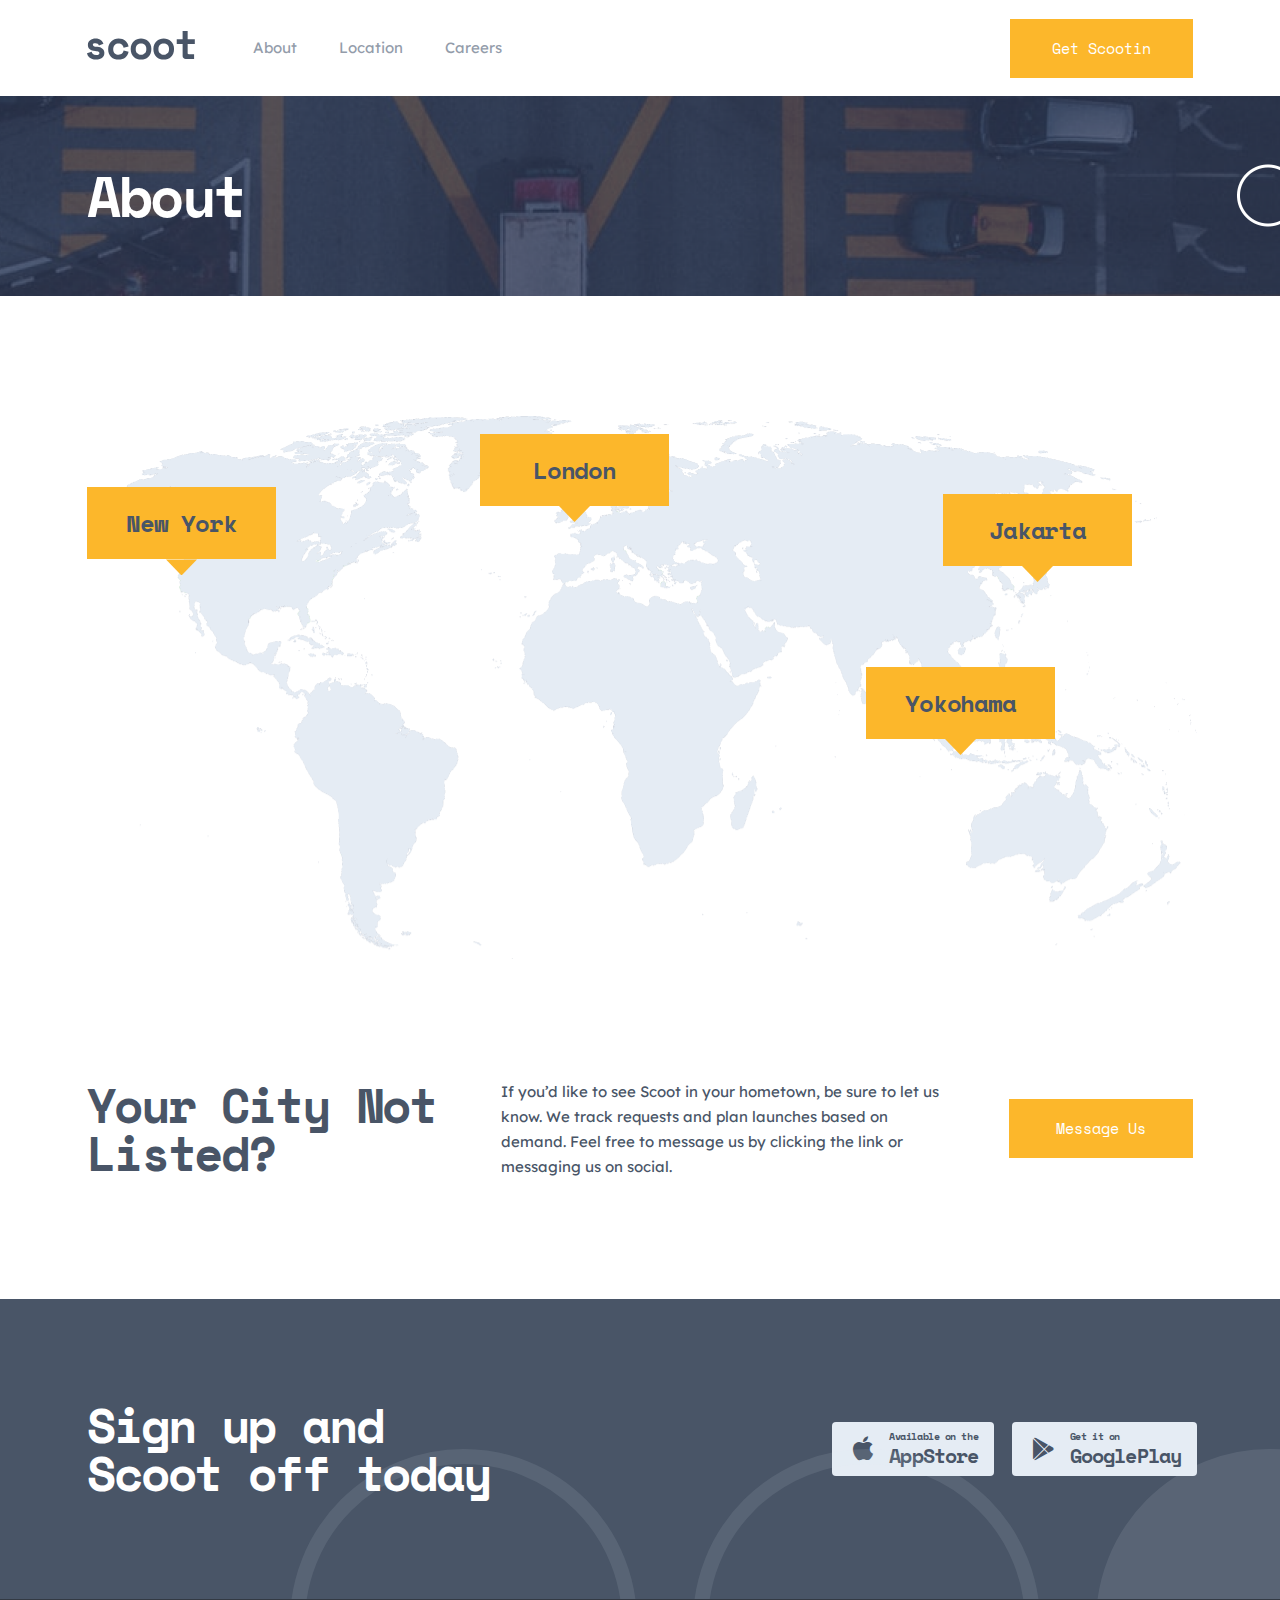
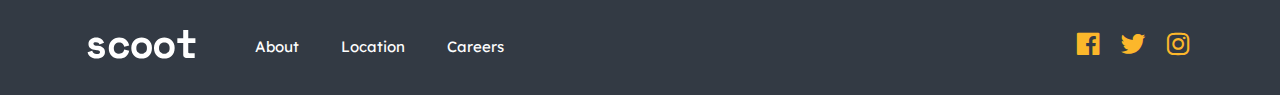
<file: Locations.html>
<!DOCTYPE html>
<html lang="en">
<head>
    <meta charset="UTF-8">
    <meta http-equiv="X-UA-Compatible" content="IE=edge">
    <meta name="viewport" content="width=device-width, initial-scale=1.0">
    <link rel="stylesheet" href="./css/Locations.min.css">
    <link href='https://unpkg.com/boxicons@2.1.4/css/boxicons.min.css' rel='stylesheet'>
    <title>Document</title>
</head>
<body>
    <!-- =======================================header Start========================== -->
    <header>
        <div class="container">
            <nav class="nav">
                
                <div class="nav__left">
                    <a href="/index.html" class="nav__left---link"><img src="./img/logo.svg" alt="logo" class="nav__left---link--logo"></a>
                    <ul class="nav__left---ul">
                       <li class="nav__left---ul--list"><a href="/About.html" class="nav__left---ul--list-link">About</a></li>
                       <li class="nav__left---ul--list"><a href="/Locations.html" class="nav__left---ul--list-link">Location</a></li>
                       <li class="nav__left---ul--list"><a href="/Careers.html" class="nav__left---ul--list-link">Careers</a></li>
                    </ul>
                </div>

                <a href="#" class="nav__GetScootin">Get Scootin</a>
            </nav>
        </div>
    </header>
    <!-- ========================================header End=========================================== -->



    <!-- ============================================main Start============================================= -->
    <main>


        <section class="intro">
            <div class="container">
                <div class="context">
                    <h1 class="context__title">About</h1>
                </div>
            </div>
        </section>


        <section class="locations">
            <div class="container">
                <div class="location">
                    <h4 class="location__city">New York</h4>
                    <h4 class="location__city">London</h4>
                    <h4 class="location__city">Jakarta</h4>
                    <h4 class="location__city">Yokohama</h4>
                </div>

                <div class="massageUs">
                    <h2 class="massageUs__title">Your City Not Listed?</h2>
                    <p class="massageUs__paragaraph">If you’d like to see Scoot in your hometown, be sure to let us know. We track requests and plan launches based on demand. Feel free to message us by clicking the link or messaging us on social.</p>
                    <button class="massageUs__btnMassage">Message Us</button>
                </div>
            </div>
        </section>  
        
        
        <section class="callToAction">
            <div class="container">
                <div class="callAction">
                    <h2 class="callAction__title">Sign up and Scoot off today</h2>
                    <div class="callAction__btns">
                        <a href="https://www.apple.com/app-store/" class="callAction__btns--btn">
                            <i class='bx bxl-apple callAction__btns--btn-icon icon'></i>
                            <h6 class="callAction__btns--btn-paragraph paragraph">Available on the</h6>
                            <h5 class="callAction__btns--btn-name names">AppStore</h5>
                        </a>

                        <a href="https://play.google.com/store/games" class="callAction__btns--btn">
                            <i class='bx bxl-play-store callAction__btns--btn-icon icon'></i>
                            <h6 class="callAction__btns--btn-paragraph paragraph">Get it on</h6>
                            <h5 class="callAction__btns--btn-name names">GooglePlay</h5>
                        </a>
                        
                    </div>

                
                </div>
            </div>
            <div class="callToAction__circle"></div>
            <div class="callToAction__circle"></div>
            <div class="callToAction__circle"></div>
        </section>

       
    </main>

    <footer>
        <div class="container">
            <div class="footer">
                <div class="footer__left">
                    <a href="/index.html"><img src="./img/logoWhite.svg" alt="logo" class="header__logo"></a>
                    <ul class="footer__left---ul">
                        <li class="footer__left---ul--list"><a href="./About.html" class="footer__left---ul--list-link">About</a></li>
                        <li class="footer__left---ul--list"><a href="/Locations.html" class="footer__left---ul--list-link">Location</a></li>
                        <li class="footer__left---ul--list"><a href="/Careers.html" class="footer__left---ul--list-link">Careers</a></li>
                    </ul>
                </div>

                <div class="footer__icons">
                    <a href="https://www.facebook.com/" class="footer__icons--iconLink"><i class='bx bxl-facebook-square'></i></a>
                    <a href="https://twitter.com/" class="footer__icons--iconLink"><i class='bx bxl-twitter'  ></i></a>
                    <a href="https://www.instagram.com/" class="footer__icons--iconLink"><i class='bx bxl-instagram'  ></i></a>
                </div>
            </div>
        </div>
    </footer>
</body>
</html>
</file>
<file: css/stayle.min.css>
/*! normalize.css v8.0.1 | MIT License | github.com/necolas/normalize.css */@import"https://fonts.googleapis.com/css2?family=Lexend+Deca&family=Space+Mono:wght@700&display=swap";html{line-height:1.15;-webkit-text-size-adjust:100%}body{margin:0}main{display:block}h1,.intro .context__title{font-size:2em;margin:.67em 0}hr{box-sizing:content-box;height:0;overflow:visible}pre{font-family:monospace,monospace;font-size:1em}a{background-color:rgba(0,0,0,0)}abbr[title]{border-bottom:none;text-decoration:underline;-webkit-text-decoration:underline dotted;text-decoration:underline dotted}b,strong{font-weight:bolder}code,kbd,samp{font-family:monospace,monospace;font-size:1em}small{font-size:80%}sub,sup{font-size:75%;line-height:0;position:relative;vertical-align:baseline}sub{bottom:-0.25em}sup{top:-0.5em}img{border-style:none}button,input,optgroup,select,textarea{font-family:inherit;font-size:100%;line-height:1.15;margin:0}button,input{overflow:visible}button,select{text-transform:none}button,[type=button],[type=reset],[type=submit]{-webkit-appearance:button}button::-moz-focus-inner,[type=button]::-moz-focus-inner,[type=reset]::-moz-focus-inner,[type=submit]::-moz-focus-inner{border-style:none;padding:0}button:-moz-focusring,[type=button]:-moz-focusring,[type=reset]:-moz-focusring,[type=submit]:-moz-focusring{outline:1px dotted ButtonText}fieldset{padding:.35em .75em .625em}legend{box-sizing:border-box;color:inherit;display:table;max-width:100%;padding:0;white-space:normal}progress{vertical-align:baseline}textarea{overflow:auto}[type=checkbox],[type=radio]{box-sizing:border-box;padding:0}[type=number]::-webkit-inner-spin-button,[type=number]::-webkit-outer-spin-button{height:auto}[type=search]{-webkit-appearance:textfield;outline-offset:-2px}[type=search]::-webkit-search-decoration{-webkit-appearance:none}::-webkit-file-upload-button{-webkit-appearance:button;font:inherit}details{display:block}summary{display:list-item}template{display:none}[hidden]{display:none}*{margin:0;padding:0;box-sizing:border-box}h1,.intro .context__title{font-family:"Space Mono",monospace;font-size:56px;line-height:56px;letter-spacing:-2.5px}h2{font-family:"Space Mono",monospace;font-size:48px;line-height:48px;letter-spacing:-2.14px}h3{font-family:"Space Mono",monospace;font-size:40px;line-height:48px;letter-spacing:-1.79px}h4,.guidecontent__content-title{font-family:"Space Mono",monospace;font-size:24px;line-height:28px;letter-spacing:-1.07px}p,footer .footer__left---ul--list-link,.guidecontent__content-paragraph,.intro .context__paragraph,.nav__left---ul--list-link{font-family:"Lexend Deca",sans-serif;font-size:15px;line-height:25px}.btn,.guideGrid__content-learnMore,.intro .context__getscootin,.nav__GetScootin{background-color:#fcb72b;border:3px solid #fcb72b;font-family:"Space Mono",monospace;color:#fff;font-size:15px;line-height:25px}.btn:hover,.guideGrid__content-learnMore:hover,.intro .context__getscootin:hover,.nav__GetScootin:hover{background:none;border:3px solid #fcb72b;color:#fcb72b}.circle,.guidecontent__content-contentimg{width:96px;height:96px;border-radius:50%;background-color:#fcb72b;border:none;display:flex;align-items:center;justify-content:center}.container{max-width:1106px;margin:0 auto}@media only screen and (max-width: 992px){.container{max-width:970px;margin:0 auto}}@media only screen and (max-width: 768px){.container{max-width:750px;margin:0 auto}}@media only screen and (max-width: 576px){.container{margin:0 auto}}@media only screen and (max-width: 375px){.container{margin:0 auto}}header{position:fixed;top:0;width:100%;z-index:99;background-color:#fff}.nav{display:flex;align-items:center;justify-content:space-between;height:96px}.nav__left{display:flex;align-items:center;list-style:none}.nav__left--logo{margin-right:58.18px}.nav__left---ul{display:flex;align-items:center;justify-content:space-between;width:249px;margin-left:58.18px;list-style:none}.nav__left---ul--list-link{color:#939caa;text-decoration:none}.nav__GetScootin{padding:14px 39px;text-decoration:none}.intro{display:flex;height:650px;background-image:url("/img/intro__bg.png");background-repeat:no-repeat;background-size:cover;position:relative;z-index:-2;margin-top:96px}.intro .context{margin-top:153px;width:1106px}.intro .context__title{width:500px;color:#fff;margin:0px}.intro .context__paragraph{color:#fff;margin:40px 0 40px 95px;width:405px;position:relative}.intro .context__paragraph::before{content:"";display:block;width:220px;height:15px;background-color:#fcb72b;position:absolute;top:47px;left:-280px}.intro .context__paragraph::after{content:"";display:block;width:450px;height:150px;background-image:url(/img/intro_arrow.svg);position:absolute;top:47px;left:445px}.intro .context__getscootin{padding:14px 39px;text-decoration:none;margin-left:95px}.intro::after{content:"";display:block;width:100%;height:650px;background-color:#2f3b59;opacity:.75;position:absolute;top:0;z-index:-1}.guidecontent{display:flex;margin-top:160px}.guidecontent__content{margin-right:30px}.guidecontent__content-contentimg{position:relative}.guidecontent__content-contentImg::after{content:"";display:inline-block;height:15px;width:975px;background-color:#e5ecf4;position:absolute;right:95px;z-index:-1}.guidecontent__content-title{color:#495567;margin:40px 0 27px 0}.guidecontent__content-paragraph{width:350px;color:#939caa}.guideside{overflow:hidden}.guideGrid{margin:200px 0 329px 0;display:grid;gap:160px;justify-content:space-between;align-items:center;grid-template-areas:"content1 boy" "city content2" "content3 cash"}.guideGrid__content{width:445px}.guideGrid__content-title{color:#495567}.guideGrid__content-paragraph{color:#939caa;margin:24px 0 40px 0}.guideGrid__content-learnMore{padding:14px 44px;text-decoration:none}.guideGrid__sideImg{border-radius:50%}.guideGrid__boy{position:relative}.guideGrid__boy::before{position:absolute;content:"";display:block;width:740.06px;height:150.44px;background-image:url(/img/guideSide_arrow1.svg);top:299.5px;right:-165px}.guideGrid__boy::after{position:absolute;content:"";display:inline-block;left:509px;width:445px;height:445px;background-color:#e5ecf4;border-radius:50%;z-index:-5}.guideGrid .guideGrid__city{position:relative}.guideGrid .guideGrid__city::before{position:absolute;content:"";display:inline-block;right:565px;width:445px;height:445px;background-color:#e5ecf4;border-radius:50%;z-index:-5}.guideGrid .guideGrid__city::after{position:absolute;content:"";display:block;width:740.06px;height:150.44px;background-image:url(/img/guideSide_arrow2.svg);top:-8px;right:260.21px}.guideGrid .guideGrid__cash{position:relative}.guideGrid .guideGrid__cash::before{position:absolute;content:"";display:block;width:740.06px;height:150.44px;background-image:url(/img/guideSide_arrow1.svg);top:85px;left:255.21px}.guideGrid .guideGrid__cash::after{position:absolute;content:"";display:inline-block;left:509px;width:445px;height:445px;background-color:#e5ecf4;border-radius:50%;z-index:-5}.callToAction{height:300px;background-color:#495567;display:flex;align-items:center;position:relative;overflow:hidden}.callToAction .callAction{width:1110px;display:flex;align-items:center;justify-content:space-between}.callToAction .callAction__title{color:#fff;width:415px}.callToAction .callAction__btns{display:flex;align-items:center}.callToAction .callAction__btns--btn{margin-left:18px;display:grid;align-items:center;text-decoration:none;background-color:#e5ecf4;border-radius:4px;padding:8px 16px;grid-template-areas:"icon paragraph" "icon names"}.callToAction .callAction__btns--btn-icon{grid-area:icon;font-size:30px;color:#495567;margin-right:11.73px}.callToAction .callAction__btns--btn-paragraph{grid-area:paragraph;font-family:"Space Mono",monospace;color:#495567;font-size:10px;line-height:14.81px;letter-spacing:-0.45px}.callToAction .callAction__btns--btn-name{grid-area:names;font-family:"Space Mono",monospace;color:#495567;font-size:20px;line-height:24px;letter-spacing:-0.89px}.callToAction__circle{width:347px;height:347px;background:none;border:15px solid #e5ecf4;border-radius:50%;position:absolute;opacity:.1}.callToAction__circle:nth-child(2){background-color:#e5ecf4;top:150px;right:-163px}.callToAction__circle:nth-child(3){top:150px;right:240px}.callToAction__circle:nth-child(4){top:150px;right:643px}footer{height:96px;background-color:#333a44;position:relative;z-index:11}footer .footer{height:96px;display:flex;align-items:center;justify-content:space-between}footer .footer__left{display:flex;align-items:center}footer .footer__left---ul{display:flex;justify-content:space-between;align-items:center;list-style:none;width:249px;margin-left:58.58px}footer .footer__left---ul--list-link{color:#fff;text-decoration:none}footer .footer__left---ul--list-link:active{color:#fcb72b}footer .footer__icons{display:flex;align-items:center;justify-content:space-between;font-size:30px;width:120px}footer .footer__icons--iconLink{color:#fcb72b}footer .footer__icons--iconLink:active{color:#e5ecf4}@media only screen and (max-width: 375px){footer{height:483px;background-color:#333a44;position:relative;z-index:11}footer .footer{height:483px;display:flex;flex-direction:column;align-items:center;justify-content:center}footer .footer__left{display:flex;flex-direction:column;align-items:center}footer .footer__left---ul{display:flex;flex-direction:column;justify-content:space-between;align-items:center;list-style:none;height:107px;margin-left:58.58px;margin:41.4px auto 85px auto}footer .footer__left---ul--list-link{color:#fff;text-decoration:none}footer .footer__left---ul--list-link:active{color:#fcb72b}footer .footer__icons{display:flex;align-items:center;justify-content:space-between;font-size:30px;width:120px}footer .footer__icons--iconLink{color:#fcb72b}footer .footer__icons--iconLink:active{color:#e5ecf4}}/*# sourceMappingURL=stayle.min.css.map */
</file>
<file: css/about.min.css>
/*! normalize.css v8.0.1 | MIT License | github.com/necolas/normalize.css */@import"https://fonts.googleapis.com/css2?family=Lexend+Deca&family=Space+Mono:wght@700&display=swap";html{line-height:1.15;-webkit-text-size-adjust:100%}body{margin:0}main{display:block}h1,.intro .context__title{font-size:2em;margin:.67em 0}hr{box-sizing:content-box;height:0;overflow:visible}pre{font-family:monospace,monospace;font-size:1em}a{background-color:rgba(0,0,0,0)}abbr[title]{border-bottom:none;text-decoration:underline;-webkit-text-decoration:underline dotted;text-decoration:underline dotted}b,strong{font-weight:bolder}code,kbd,samp{font-family:monospace,monospace;font-size:1em}small{font-size:80%}sub,sup{font-size:75%;line-height:0;position:relative;vertical-align:baseline}sub{bottom:-0.25em}sup{top:-0.5em}img{border-style:none}button,input,optgroup,select,textarea{font-family:inherit;font-size:100%;line-height:1.15;margin:0}button,input{overflow:visible}button,select{text-transform:none}button,[type=button],[type=reset],[type=submit]{-webkit-appearance:button}button::-moz-focus-inner,[type=button]::-moz-focus-inner,[type=reset]::-moz-focus-inner,[type=submit]::-moz-focus-inner{border-style:none;padding:0}button:-moz-focusring,[type=button]:-moz-focusring,[type=reset]:-moz-focusring,[type=submit]:-moz-focusring{outline:1px dotted ButtonText}fieldset{padding:.35em .75em .625em}legend{box-sizing:border-box;color:inherit;display:table;max-width:100%;padding:0;white-space:normal}progress{vertical-align:baseline}textarea{overflow:auto}[type=checkbox],[type=radio]{box-sizing:border-box;padding:0}[type=number]::-webkit-inner-spin-button,[type=number]::-webkit-outer-spin-button{height:auto}[type=search]{-webkit-appearance:textfield;outline-offset:-2px}[type=search]::-webkit-search-decoration{-webkit-appearance:none}::-webkit-file-upload-button{-webkit-appearance:button;font:inherit}details{display:block}summary{display:list-item}template{display:none}[hidden]{display:none}*{margin:0;padding:0;box-sizing:border-box}h1,.intro .context__title{font-family:"Space Mono",monospace;font-size:56px;line-height:56px;letter-spacing:-2.5px}h2{font-family:"Space Mono",monospace;font-size:48px;line-height:48px;letter-spacing:-2.14px}h3{font-family:"Space Mono",monospace;font-size:40px;line-height:48px;letter-spacing:-1.79px}h4{font-family:"Space Mono",monospace;font-size:24px;line-height:28px;letter-spacing:-1.07px}p,footer .footer__left---ul--list-link,.nav__left---ul--list-link{font-family:"Lexend Deca",sans-serif;font-size:15px;line-height:25px}.btn,.nav__GetScootin{background-color:#fcb72b;border:3px solid #fcb72b;font-family:"Space Mono",monospace;color:#fff;font-size:15px;line-height:25px}.btn:hover,.nav__GetScootin:hover{background:none;border:3px solid #fcb72b;color:#fcb72b}.circle{width:96px;height:96px;border-radius:50%;background-color:#fcb72b;border:none;display:flex;align-items:center;justify-content:center}header{position:fixed;top:0;width:100%;z-index:99;background-color:#fff}.container{max-width:1106px;margin:0 auto}.nav{display:flex;align-items:center;justify-content:space-between;width:100%;height:96px}.nav__left{display:flex;align-items:center;list-style:none}.nav__left--logo{margin-right:58.18px}.nav__left---ul{display:flex;align-items:center;justify-content:space-between;width:249px;margin-left:58.18px;list-style:none}.nav__left---ul--list-link{color:#939caa;text-decoration:none}.nav__GetScootin{padding:14px 39px;text-decoration:none}.intro{height:200px;background-image:url("/img/introabout.png");background-repeat:no-repeat;background-size:cover;position:relative;z-index:-2;margin-top:96px}.intro .context{height:200px;display:flex;align-items:center;justify-content:space-between}.intro .context__title{width:500px;color:#fff}.intro .context__circle{width:62px;height:62px;background:none;border:3px solid #fff;border-radius:50%;position:absolute}.intro .context__circle:nth-child(2){right:141px}.intro .context__circle:nth-child(3){right:55px}.intro .context__circle:nth-child(4){background:#fff;right:-31px}.guideSide{overflow:hidden}.guideGrid{margin:200px 0 329px 0;display:grid;gap:160px;justify-content:space-between;align-items:center;grid-template-areas:"content1 boy" "city content2"}.guideGrid__content{width:445px}.guideGrid__content-title{color:#495567}.guideGrid__content-paragraph{color:#939caa;margin:24px 0 40px 0}.guideGrid__sideImg{border-radius:50%}.guideGrid__boy{position:relative}.guideGrid__boy::before{position:absolute;content:"";display:block;width:740.06px;height:150.44px;background-image:url(/img/guideSide_arrow1.svg);top:299.5px;right:-165px}.guideGrid__boy::after{position:absolute;content:"";display:inline-block;left:509px;width:445px;height:445px;background-color:#e5ecf4;border-radius:50%;z-index:-5}.guideGrid .guideGrid__city{position:relative}.guideGrid .guideGrid__city::before{position:absolute;content:"";display:inline-block;right:509px;width:445px;height:445px;background-color:#e5ecf4;border-radius:50%;z-index:-5}.guideGrid .guideGrid__city::after{position:absolute;content:"";display:block;width:740.06px;height:150.44px;background-image:url(/img/guideSide_arrow2.svg);top:-8px;right:260.21px}.guideGrid .guideGrid__cash{position:relative}.guideGrid .guideGrid__cash::before{position:absolute;content:"";display:block;width:740.06px;height:150.44px;background-image:url(/img/guideSide_arrow1.svg);top:85px;left:255.21px}.guideGrid .guideGrid__cash::after{position:absolute;content:"";display:inline-block;left:509px;width:445px;height:445px;background-color:#e5ecf4;border-radius:50%;z-index:-5}.title{color:#495567;margin-bottom:103px;text-align:center}.values{display:flex;justify-content:space-between}.values__value{width:350px;text-align:center;position:relative}.values__value-valueImg{border-radius:50%;position:relative}.values__value-count{display:flex;align-items:center;justify-content:center;font-family:"Space Mono",monospace;color:#495567;font-size:24px;letter-spacing:-1.07px;top:199px;left:127px;position:absolute;width:96px;height:96px;background-color:#fcb72b;border-radius:50%}.values__value-title{color:#495567;margin:87px 0 27px 0}.values__value-paragraph{color:#939caa}.titleFaqs{color:#495567;text-align:center;margin:120px 0 64px 0}.gridBox{margin-bottom:160px;display:grid;gap:64px;align-items:flex-start;justify-content:space-between;grid-template-areas:"title1 box1" "title2 box2"}.gridBox__title:nth-child(1){color:#495567;grid-area:"title1"}.gridBox__title:nth-child(2){color:#495567;grid-area:"title2"}.gridBox__boxs--box{width:730px;padding:32px 40px;background-color:#f2f5f9;margin-bottom:16px;position:relative}.gridBox__boxs--box-questions{color:#495567}.gridBox__boxs--box-paragraph{color:#495567;margin-top:24px}.gridBox__boxs--box-icon{color:#fcb72b;font-size:25px;position:absolute;top:38px;right:40px}.gridBox__boxs--box .iconDeg{transform:rotate(180deg)}.gridBox__boxs:nth-child(1){grid-area:"box1"}.gridBox__boxs:nth-child(2){grid-area:"box2"}.callToAction{width:100%;height:300px;background:url(/img/callToAction.png);background-size:100%;display:flex;align-items:center;position:relative}.callToAction .callAction{width:1110px;display:flex;align-items:center;justify-content:space-between}.callToAction .callAction__title{color:#fff;width:415px}.callToAction .callAction__btns{display:flex;align-items:center;gap:18px}.callToAction .callAction__btns--btn{display:grid;align-items:center;text-decoration:none;background-color:#e5ecf4;border-radius:4px;padding:8px 16px;grid-template-areas:"icon paragraph" "icon names"}.callToAction .callAction__btns--btn-icon{grid-area:icon;font-size:30px;color:#495567;margin-right:11.73px}.callToAction .callAction__btns--btn-paragraph{grid-area:paragraph;font-family:"Space Mono",monospace;color:#495567;font-size:10px;line-height:14.81px;letter-spacing:-0.45px}.callToAction .callAction__btns--btn-name{grid-area:names;font-family:"Space Mono",monospace;color:#495567;font-size:20px;line-height:24px;letter-spacing:-0.89px}.callToAction__circle{width:347px;height:347px;background:none;border:15px solid #e5ecf4;border-radius:50%;position:absolute;opacity:.1}.callToAction__circle:nth-child(2){background-color:#e5ecf4;top:150px;right:-163px}.callToAction__circle:nth-child(3){top:150px;right:240px}.callToAction__circle:nth-child(4){top:150px;right:643px}footer{height:96px;background-color:#333a44;position:relative;z-index:11}footer .footer{height:96px;display:flex;align-items:center;justify-content:space-between}footer .footer__left{display:flex;align-items:center}footer .footer__left---ul{display:flex;justify-content:space-between;align-items:center;list-style:none;width:249px;margin-left:58.58px}footer .footer__left---ul--list-link{color:#fff;text-decoration:none}footer .footer__left---ul--list-link:active{color:#fcb72b}footer .footer__icons{display:flex;align-items:center;justify-content:space-between;font-size:30px;width:120px}footer .footer__icons--iconLink{color:#fcb72b}footer .footer__icons--iconLink:active{color:#e5ecf4}@media only screen and (max-width: 375px){footer{height:483px;background-color:#333a44;position:relative;z-index:11}footer .footer{height:483px;display:flex;flex-direction:column;align-items:center;justify-content:center}footer .footer__left{display:flex;flex-direction:column;align-items:center}footer .footer__left---ul{display:flex;flex-direction:column;justify-content:space-between;align-items:center;list-style:none;height:107px;margin-left:58.58px;margin:41.4px auto 85px auto}footer .footer__left---ul--list-link{color:#fff;text-decoration:none}footer .footer__left---ul--list-link:active{color:#fcb72b}footer .footer__icons{display:flex;align-items:center;justify-content:space-between;font-size:30px;width:120px}footer .footer__icons--iconLink{color:#fcb72b}footer .footer__icons--iconLink:active{color:#e5ecf4}}/*# sourceMappingURL=about.min.css.map */
</file>
<file: css/careers.min.css>
/*! normalize.css v8.0.1 | MIT License | github.com/necolas/normalize.css */@import"https://fonts.googleapis.com/css2?family=Lexend+Deca&family=Space+Mono:wght@700&display=swap";html{line-height:1.15;-webkit-text-size-adjust:100%}body{margin:0}main{display:block}h1,.intro .context__title{font-size:2em;margin:.67em 0}hr{box-sizing:content-box;height:0;overflow:visible}pre{font-family:monospace,monospace;font-size:1em}a{background-color:rgba(0,0,0,0)}abbr[title]{border-bottom:none;text-decoration:underline;-webkit-text-decoration:underline dotted;text-decoration:underline dotted}b,strong{font-weight:bolder}code,kbd,samp{font-family:monospace,monospace;font-size:1em}small{font-size:80%}sub,sup{font-size:75%;line-height:0;position:relative;vertical-align:baseline}sub{bottom:-0.25em}sup{top:-0.5em}img{border-style:none}button,input,optgroup,select,textarea{font-family:inherit;font-size:100%;line-height:1.15;margin:0}button,input{overflow:visible}button,select{text-transform:none}button,[type=button],[type=reset],[type=submit]{-webkit-appearance:button}button::-moz-focus-inner,[type=button]::-moz-focus-inner,[type=reset]::-moz-focus-inner,[type=submit]::-moz-focus-inner{border-style:none;padding:0}button:-moz-focusring,[type=button]:-moz-focusring,[type=reset]:-moz-focusring,[type=submit]:-moz-focusring{outline:1px dotted ButtonText}fieldset{padding:.35em .75em .625em}legend{box-sizing:border-box;color:inherit;display:table;max-width:100%;padding:0;white-space:normal}progress{vertical-align:baseline}textarea{overflow:auto}[type=checkbox],[type=radio]{box-sizing:border-box;padding:0}[type=number]::-webkit-inner-spin-button,[type=number]::-webkit-outer-spin-button{height:auto}[type=search]{-webkit-appearance:textfield;outline-offset:-2px}[type=search]::-webkit-search-decoration{-webkit-appearance:none}::-webkit-file-upload-button{-webkit-appearance:button;font:inherit}details{display:block}summary{display:list-item}template{display:none}[hidden]{display:none}*{margin:0;padding:0;box-sizing:border-box}h1,.intro .context__title{font-family:"Space Mono",monospace;font-size:56px;line-height:56px;letter-spacing:-2.5px}h2{font-family:"Space Mono",monospace;font-size:48px;line-height:48px;letter-spacing:-2.14px}h3{font-family:"Space Mono",monospace;font-size:40px;line-height:48px;letter-spacing:-1.79px}h4{font-family:"Space Mono",monospace;font-size:24px;line-height:28px;letter-spacing:-1.07px}p,footer .footer__left---ul--list-link,.nav__left---ul--list-link{font-family:"Lexend Deca",sans-serif;font-size:15px;line-height:25px}.btn,.apply__applyBox-btn,.nav__GetScootin{background-color:#fcb72b;border:3px solid #fcb72b;font-family:"Space Mono",monospace;color:#fff;font-size:15px;line-height:25px}.btn:hover,.apply__applyBox-btn:hover,.nav__GetScootin:hover{background:none;border:3px solid #fcb72b;color:#fcb72b}.circle{width:96px;height:96px;border-radius:50%;background-color:#fcb72b;border:none;display:flex;align-items:center;justify-content:center}header{position:fixed;top:0;width:100%;z-index:99;background-color:#fff}.container{max-width:1106px;margin:0 auto}@media only screen and (max-width: 992px){.container{max-width:970px;margin:0 auto}}@media only screen and (max-width: 768px){.container{max-width:750px;margin:0 auto}}@media only screen and (max-width: 576px){.container{margin:0 auto}}@media only screen and (max-width: 375px){.container{margin:0 auto}}.nav{display:flex;align-items:center;justify-content:space-between;height:96px}.nav__left{display:flex;align-items:center;list-style:none}.nav__left--logo{margin-right:58.18px}.nav__left---ul{display:flex;align-items:center;justify-content:space-between;width:249px;margin-left:58.18px;list-style:none}.nav__left---ul--list-link{color:#939caa;text-decoration:none}.nav__GetScootin{padding:14px 39px;text-decoration:none}.intro{height:200px;background-image:url("/img/introabout.png");background-repeat:no-repeat;background-size:cover;position:relative;z-index:-2;margin-top:96px}.intro .context{height:200px;display:flex;align-items:center;justify-content:space-between}.intro .context__title{width:500px;color:#fff}.intro .context__circle{width:62px;height:62px;background:none;border:3px solid #fff;border-radius:50%;position:absolute}.intro .context__circle:nth-child(2){right:141px}.intro .context__circle:nth-child(3){right:55px}.intro .context__circle:nth-child(4){background:#fff;right:-31px}.guideSide{overflow:hidden}.guideGrid{margin:200px 0 120px 0;display:grid;gap:160px;justify-content:space-between;align-items:center;grid-template-areas:"content1 boy" "city content2"}.guideGrid__content{width:445px}.guideGrid__content-title{color:#495567}.guideGrid__content-paragraph{color:#939caa;margin:24px 0 40px 0}.guideGrid__sideImg{border-radius:50%}.guideGrid__boy{position:relative}.guideGrid__boy::before{position:absolute;content:"";display:block;width:740.06px;height:150.44px;background-image:url(/img/guideSide_arrow1.svg);top:299.5px;right:-165px}.guideGrid__boy::after{position:absolute;content:"";display:inline-block;left:509px;width:445px;height:445px;background-color:#e5ecf4;border-radius:50%;z-index:-5}.guideGrid .guideGrid__city{position:relative}.guideGrid .guideGrid__city::before{position:absolute;content:"";display:inline-block;right:509px;width:445px;height:445px;background-color:#e5ecf4;border-radius:50%;z-index:-5}.guideGrid .guideGrid__city::after{position:absolute;content:"";display:block;width:740.06px;height:150.44px;background-image:url(/img/guideSide_arrow2.svg);top:-8px;right:260.21px}.guideGrid .guideGrid__cash{position:relative}.guideGrid .guideGrid__cash::before{position:absolute;content:"";display:block;width:740.06px;height:150.44px;background-image:url(/img/guideSide_arrow1.svg);top:85px;left:255.21px}.guideGrid .guideGrid__cash::after{position:absolute;content:"";display:inline-block;left:509px;width:445px;height:445px;background-color:#e5ecf4;border-radius:50%;z-index:-5}.title{color:#495567;margin-bottom:103px;text-align:center}.values{display:flex;justify-content:space-between}.values__value{width:350px;text-align:center;position:relative}.values__value-valueImg{border-radius:50%;position:relative}.values__value-count{display:flex;align-items:center;justify-content:center;font-family:"Space Mono",monospace;color:#495567;font-size:24px;letter-spacing:-1.07px;top:199px;left:127px;position:absolute;width:96px;height:96px;background-color:#fcb72b;border-radius:50%}.values__value-title{color:#495567;margin:87px 0 27px 0}.values__value-paragraph{color:#939caa}.apply{margin:120px 0 136px 0}.apply__applyBox{padding:32px 64px 35px 40px;background-color:#f2f5f9;display:flex;justify-content:space-between;align-items:center;margin-bottom:24px}.apply__applyBox-title{color:#495567;margin-bottom:8px}.apply__applyBox-paragraph{grid-area:"paragraph";color:#495567}.apply__applyBox-btn{padding:14px 67.5px;grid-area:"btn"}.titleFaqs{color:#495567;text-align:center;margin:120px 0 64px 0}.gridBox{margin-bottom:160px;display:grid;gap:64px;align-items:flex-start;justify-content:space-between;grid-template-areas:"title1 box1" "title2 box2"}.gridBox__title:nth-child(1){color:#495567;grid-area:"title1"}.gridBox__title:nth-child(2){color:#495567;grid-area:"title2"}.gridBox__boxs--box{width:730px;padding:32px 40px;background-color:#f2f5f9;margin-bottom:16px}.gridBox__boxs--box-questions{color:#495567}.gridBox__boxs--box-paragraph{color:#495567;margin-top:24px}.gridBox__boxs:nth-child(1){grid-area:"box1"}.gridBox__boxs:nth-child(2){grid-area:"box2"}.callToAction{height:300px;background-color:#495567;display:flex;align-items:center;position:relative;overflow:hidden}.callToAction .callAction{width:1110px;display:flex;align-items:center;justify-content:space-between}.callToAction .callAction__title{color:#fff;width:415px}.callToAction .callAction__btns{display:flex;align-items:center}.callToAction .callAction__btns--btn{margin-left:18px;display:grid;align-items:center;text-decoration:none;background-color:#e5ecf4;border-radius:4px;padding:8px 16px;grid-template-areas:"icon paragraph" "icon names"}.callToAction .callAction__btns--btn-icon{grid-area:icon;font-size:30px;color:#495567;margin-right:11.73px}.callToAction .callAction__btns--btn-paragraph{grid-area:paragraph;font-family:"Space Mono",monospace;color:#495567;font-size:10px;line-height:14.81px;letter-spacing:-0.45px}.callToAction .callAction__btns--btn-name{grid-area:names;font-family:"Space Mono",monospace;color:#495567;font-size:20px;line-height:24px;letter-spacing:-0.89px}.callToAction__circle{width:347px;height:347px;background:none;border:15px solid #e5ecf4;border-radius:50%;position:absolute;opacity:.1}.callToAction__circle:nth-child(2){background-color:#e5ecf4;top:150px;right:-163px}.callToAction__circle:nth-child(3){top:150px;right:240px}.callToAction__circle:nth-child(4){top:150px;right:643px}footer{height:96px;background-color:#333a44;position:relative;z-index:11}footer .footer{height:96px;display:flex;align-items:center;justify-content:space-between}footer .footer__left{display:flex;align-items:center}footer .footer__left---ul{display:flex;justify-content:space-between;align-items:center;list-style:none;width:249px;margin-left:58.58px}footer .footer__left---ul--list-link{color:#fff;text-decoration:none}footer .footer__left---ul--list-link:active{color:#fcb72b}footer .footer__icons{display:flex;align-items:center;justify-content:space-between;font-size:30px;width:120px}footer .footer__icons--iconLink{color:#fcb72b}footer .footer__icons--iconLink:active{color:#e5ecf4}@media only screen and (max-width: 375px){footer{height:483px;background-color:#333a44;position:relative;z-index:11}footer .footer{height:483px;display:flex;flex-direction:column;align-items:center;justify-content:center}footer .footer__left{display:flex;flex-direction:column;align-items:center}footer .footer__left---ul{display:flex;flex-direction:column;justify-content:space-between;align-items:center;list-style:none;height:107px;margin-left:58.58px;margin:41.4px auto 85px auto}footer .footer__left---ul--list-link{color:#fff;text-decoration:none}footer .footer__left---ul--list-link:active{color:#fcb72b}footer .footer__icons{display:flex;align-items:center;justify-content:space-between;font-size:30px;width:120px}footer .footer__icons--iconLink{color:#fcb72b}footer .footer__icons--iconLink:active{color:#e5ecf4}}/*# sourceMappingURL=careers.min.css.map */
</file>
<file: css/Locations.min.css>
/*! normalize.css v8.0.1 | MIT License | github.com/necolas/normalize.css */@import"https://fonts.googleapis.com/css2?family=Lexend+Deca&family=Space+Mono:wght@700&display=swap";html{line-height:1.15;-webkit-text-size-adjust:100%}body{margin:0}main{display:block}h1,.intro .context__title{font-size:2em;margin:.67em 0}hr{box-sizing:content-box;height:0;overflow:visible}pre{font-family:monospace,monospace;font-size:1em}a{background-color:rgba(0,0,0,0)}abbr[title]{border-bottom:none;text-decoration:underline;-webkit-text-decoration:underline dotted;text-decoration:underline dotted}b,strong{font-weight:bolder}code,kbd,samp{font-family:monospace,monospace;font-size:1em}small{font-size:80%}sub,sup{font-size:75%;line-height:0;position:relative;vertical-align:baseline}sub{bottom:-0.25em}sup{top:-0.5em}img{border-style:none}button,input,optgroup,select,textarea{font-family:inherit;font-size:100%;line-height:1.15;margin:0}button,input{overflow:visible}button,select{text-transform:none}button,[type=button],[type=reset],[type=submit]{-webkit-appearance:button}button::-moz-focus-inner,[type=button]::-moz-focus-inner,[type=reset]::-moz-focus-inner,[type=submit]::-moz-focus-inner{border-style:none;padding:0}button:-moz-focusring,[type=button]:-moz-focusring,[type=reset]:-moz-focusring,[type=submit]:-moz-focusring{outline:1px dotted ButtonText}fieldset{padding:.35em .75em .625em}legend{box-sizing:border-box;color:inherit;display:table;max-width:100%;padding:0;white-space:normal}progress{vertical-align:baseline}textarea{overflow:auto}[type=checkbox],[type=radio]{box-sizing:border-box;padding:0}[type=number]::-webkit-inner-spin-button,[type=number]::-webkit-outer-spin-button{height:auto}[type=search]{-webkit-appearance:textfield;outline-offset:-2px}[type=search]::-webkit-search-decoration{-webkit-appearance:none}::-webkit-file-upload-button{-webkit-appearance:button;font:inherit}details{display:block}summary{display:list-item}template{display:none}[hidden]{display:none}*{margin:0;padding:0;box-sizing:border-box}h1,.intro .context__title{font-family:"Space Mono",monospace;font-size:56px;line-height:56px;letter-spacing:-2.5px}h2{font-family:"Space Mono",monospace;font-size:48px;line-height:48px;letter-spacing:-2.14px}h3{font-family:"Space Mono",monospace;font-size:40px;line-height:48px;letter-spacing:-1.79px}h4{font-family:"Space Mono",monospace;font-size:24px;line-height:28px;letter-spacing:-1.07px}p,footer .footer__left---ul--list-link,.nav__left---ul--list-link{font-family:"Lexend Deca",sans-serif;font-size:15px;line-height:25px}.btn,.massageUs__btnMassage,.nav__GetScootin{background-color:#fcb72b;border:3px solid #fcb72b;font-family:"Space Mono",monospace;color:#fff;font-size:15px;line-height:25px}.btn:hover,.massageUs__btnMassage:hover,.nav__GetScootin:hover{background:none;border:3px solid #fcb72b;color:#fcb72b}.circle{width:96px;height:96px;border-radius:50%;background-color:#fcb72b;border:none;display:flex;align-items:center;justify-content:center}header{position:fixed;top:0;width:100%;z-index:99;background-color:#fff}.container{max-width:1106px;margin:0 auto}@media only screen and (max-width: 992px){.container{max-width:970px;margin:0 auto}}@media only screen and (max-width: 768px){.container{max-width:750px;margin:0 auto}}@media only screen and (max-width: 576px){.container{margin:0 auto}}@media only screen and (max-width: 375px){.container{margin:0 auto}}.nav{display:flex;align-items:center;justify-content:space-between;height:96px}.nav__left{display:flex;align-items:center;list-style:none}.nav__left--icon{display:none}.nav__left--logo{margin-right:58.18px}.nav__left---ul{display:flex;align-items:center;justify-content:space-between;width:249px;margin-left:58.18px;list-style:none}.nav__left---ul--list-link{color:#939caa;text-decoration:none}.nav__GetScootin{padding:14px 39px;text-decoration:none}@media only screen and (max-width: 375px){.nav{display:flex;align-items:center;justify-content:space-between;height:96px}.nav__left{display:flex;align-items:center;list-style:none;width:100%;position:relative}.nav__left--icon{display:block;color:#fcb72b;font-size:35px;position:absolute;left:32px}.nav__left---link{margin:auto;background-color:aqua}.nav__left---ul{display:none;align-items:center;justify-content:space-between;width:249px;margin-left:58.18px;list-style:none}.nav__left---ul--list-link{color:#939caa;text-decoration:none}.nav__GetScootin{display:none;padding:14px 39px;text-decoration:none}}.intro{height:200px;background-image:url("/img/introabout.png");background-repeat:no-repeat;background-size:cover;position:relative;z-index:-2;margin-top:96px}.intro .context{height:200px;display:flex;align-items:center;justify-content:space-between}.intro .context__title{width:500px;color:#fff}.intro .context__circle{width:62px;height:62px;background:none;border:3px solid #fff;border-radius:50%;position:absolute}.intro .context__circle:nth-child(2){right:141px}.intro .context__circle:nth-child(3){right:55px}.intro .context__circle:nth-child(4){background:#fff;right:-31px}.location{background-image:url(/img/map.png);background-repeat:no-repeat;width:1110px;height:542.81px;margin-top:120px;position:relative}.location__city{color:#495567;width:189px;height:72px;display:flex;align-items:center;justify-content:center;background-color:#fcb72b;position:absolute}.location__city::after{content:"";display:block;-webkit-clip-path:polygon(50% 100%, 0 0, 100% 0);clip-path:polygon(50% 100%, 0 0, 100% 0);background-color:#fcb72b;width:31px;height:16px;position:absolute;top:72px}.location__city:nth-child(1){top:71.44px;left:147}.location__city:nth-child(2){top:18px;left:393px}.location__city:nth-child(3){top:78px;left:856px}.location__city:nth-child(4){top:251px;left:779px}.massageUs{display:flex;align-items:center;justify-content:space-between;margin:120.19px 0 120px 0}.massageUs__title{color:#495567;width:351px}.massageUs__paragaraph{color:#495567;width:445px}.massageUs__btnMassage{padding:14px 44px}.callToAction{height:300px;background-color:#495567;display:flex;align-items:center;position:relative;overflow:hidden}.callToAction .callAction{width:1110px;display:flex;align-items:center;justify-content:space-between}.callToAction .callAction__title{color:#fff;width:415px}.callToAction .callAction__btns{display:flex;align-items:center}.callToAction .callAction__btns--btn{margin-left:18px;display:grid;align-items:center;text-decoration:none;background-color:#e5ecf4;border-radius:4px;padding:8px 16px;grid-template-areas:"icon paragraph" "icon names"}.callToAction .callAction__btns--btn-icon{grid-area:icon;font-size:30px;color:#495567;margin-right:11.73px}.callToAction .callAction__btns--btn-paragraph{grid-area:paragraph;font-family:"Space Mono",monospace;color:#495567;font-size:10px;line-height:14.81px;letter-spacing:-0.45px}.callToAction .callAction__btns--btn-name{grid-area:names;font-family:"Space Mono",monospace;color:#495567;font-size:20px;line-height:24px;letter-spacing:-0.89px}.callToAction__circle{width:347px;height:347px;background:none;border:15px solid #e5ecf4;border-radius:50%;position:absolute;opacity:.1}.callToAction__circle:nth-child(2){background-color:#e5ecf4;top:150px;right:-163px}.callToAction__circle:nth-child(3){top:150px;right:240px}.callToAction__circle:nth-child(4){top:150px;right:643px}@media only screen and (max-width: 375px){.callToAction{background-color:#495567;height:320px;display:flex;align-items:center;position:relative}.callToAction .callAction{width:311px;display:flex;flex-direction:column;align-items:center;justify-content:space-between}.callToAction .callAction__title{color:#fff;width:415px;font-size:32px;text-align:center;width:311px}.callToAction .callAction__btns{display:flex;align-items:center}.callToAction .callAction__btns--btn{margin-left:18px;display:grid;align-items:center;text-decoration:none;background-color:#e5ecf4;border-radius:4px;padding:8px 11.43px;grid-template-areas:"icon paragraph" "icon names"}.callToAction .callAction__btns--btn-icon{grid-area:icon;font-size:30px;color:#495567;margin-right:11.73px}.callToAction .callAction__btns--btn-paragraph{grid-area:paragraph;font-family:"Space Mono",monospace;color:#495567;font-size:10px;line-height:14.81px;letter-spacing:-0.45px}.callToAction .callAction__btns--btn-name{grid-area:names;font-family:"Space Mono",monospace;color:#495567;font-size:20px;line-height:24px;letter-spacing:-0.89px}.callToAction__circle{width:347px;height:347px;background:none;border:15px solid #e5ecf4;border-radius:50%;position:absolute;opacity:.1}.callToAction__circle:nth-child(2){background-color:#e5ecf4;top:150px;right:-163px}.callToAction__circle:nth-child(3){top:150px;right:240px}.callToAction__circle:nth-child(4){top:150px;right:643px}}footer{height:96px;background-color:#333a44;position:relative;z-index:11}footer .footer{height:96px;display:flex;align-items:center;justify-content:space-between}footer .footer__left{display:flex;align-items:center}footer .footer__left---ul{display:flex;justify-content:space-between;align-items:center;list-style:none;width:249px;margin-left:58.58px}footer .footer__left---ul--list-link{color:#fff;text-decoration:none}footer .footer__left---ul--list-link:active{color:#fcb72b}footer .footer__icons{display:flex;align-items:center;justify-content:space-between;font-size:30px;width:120px}footer .footer__icons--iconLink{color:#fcb72b}footer .footer__icons--iconLink:active{color:#e5ecf4}@media only screen and (max-width: 375px){footer{height:483px;background-color:#333a44;position:relative;z-index:11}footer .footer{height:483px;display:flex;flex-direction:column;align-items:center;justify-content:center}footer .footer__left{display:flex;flex-direction:column;align-items:center}footer .footer__left---ul{display:flex;flex-direction:column;justify-content:space-between;align-items:center;list-style:none;height:107px;margin-left:58.58px;margin:41.4px auto 85px auto}footer .footer__left---ul--list-link{color:#fff;text-decoration:none}footer .footer__left---ul--list-link:active{color:#fcb72b}footer .footer__icons{display:flex;align-items:center;justify-content:space-between;font-size:30px;width:120px}footer .footer__icons--iconLink{color:#fcb72b}footer .footer__icons--iconLink:active{color:#e5ecf4}}/*# sourceMappingURL=Locations.min.css.map */
</file>
